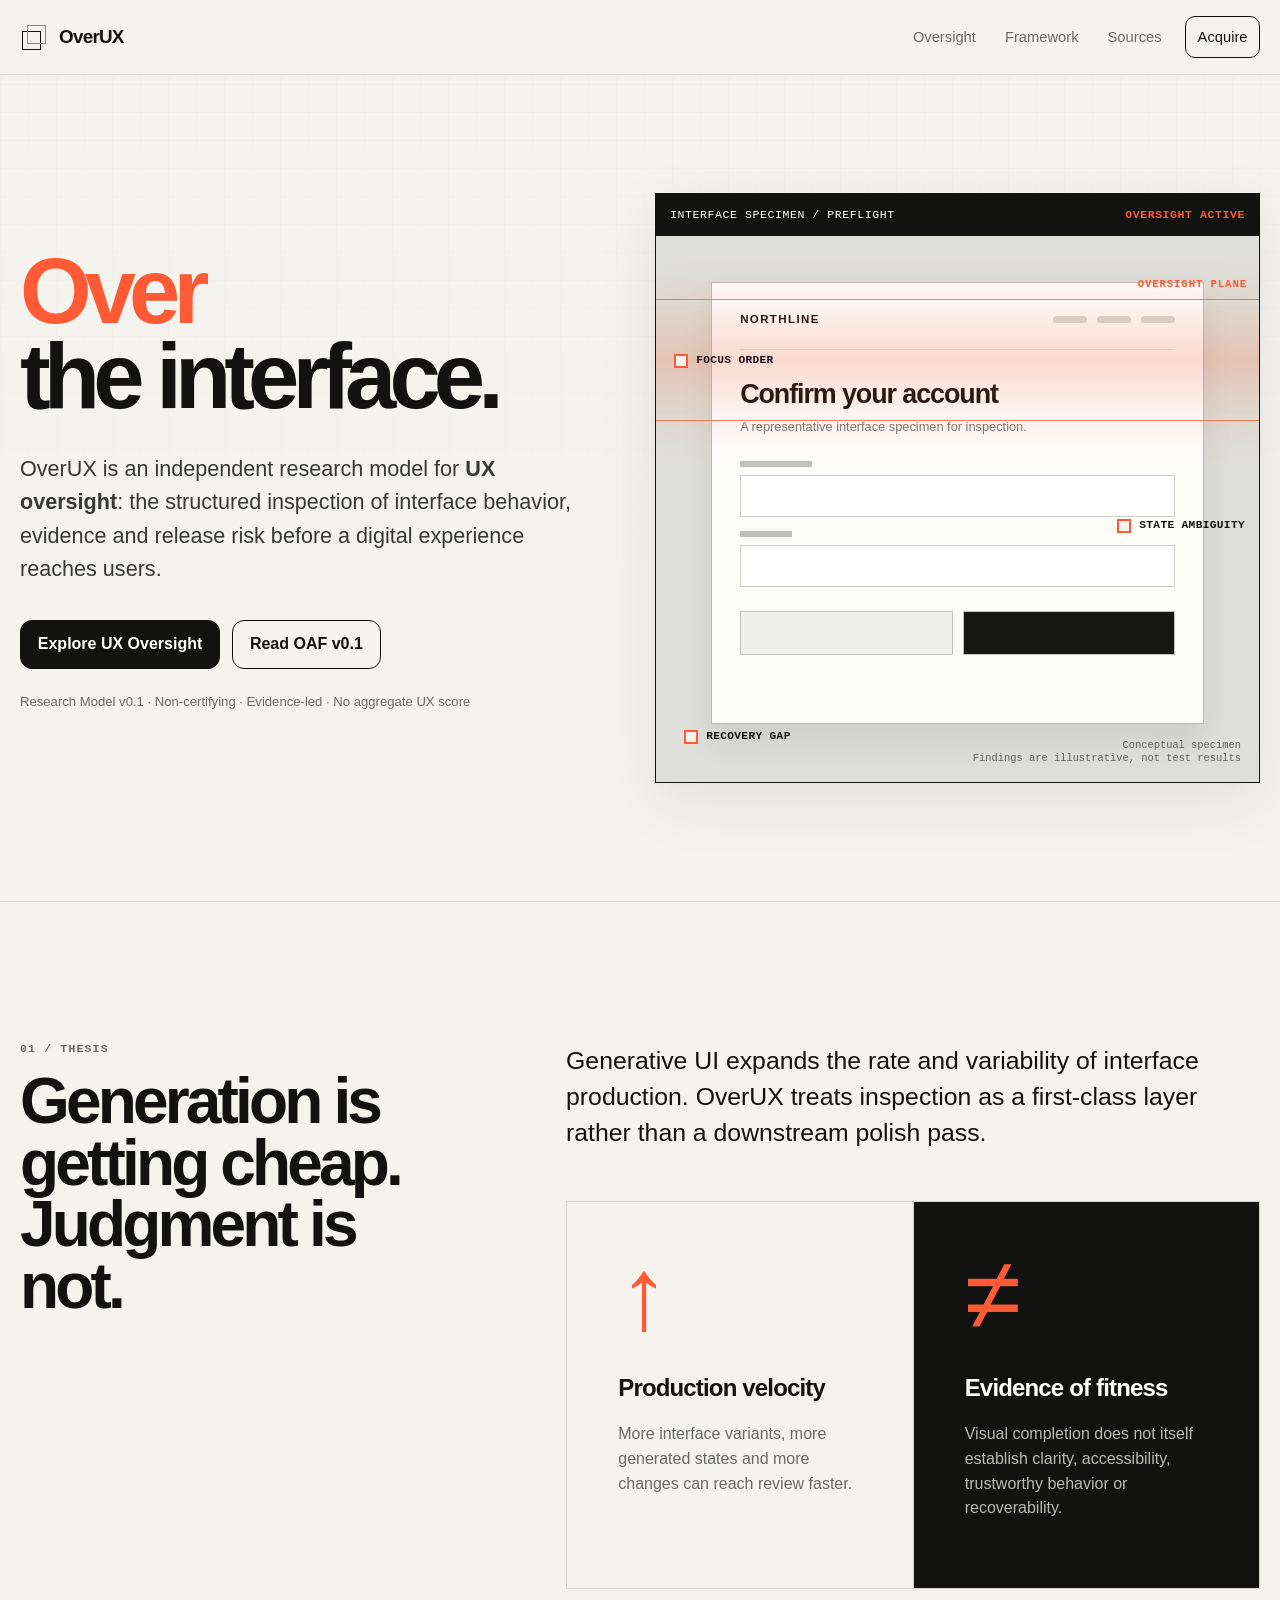
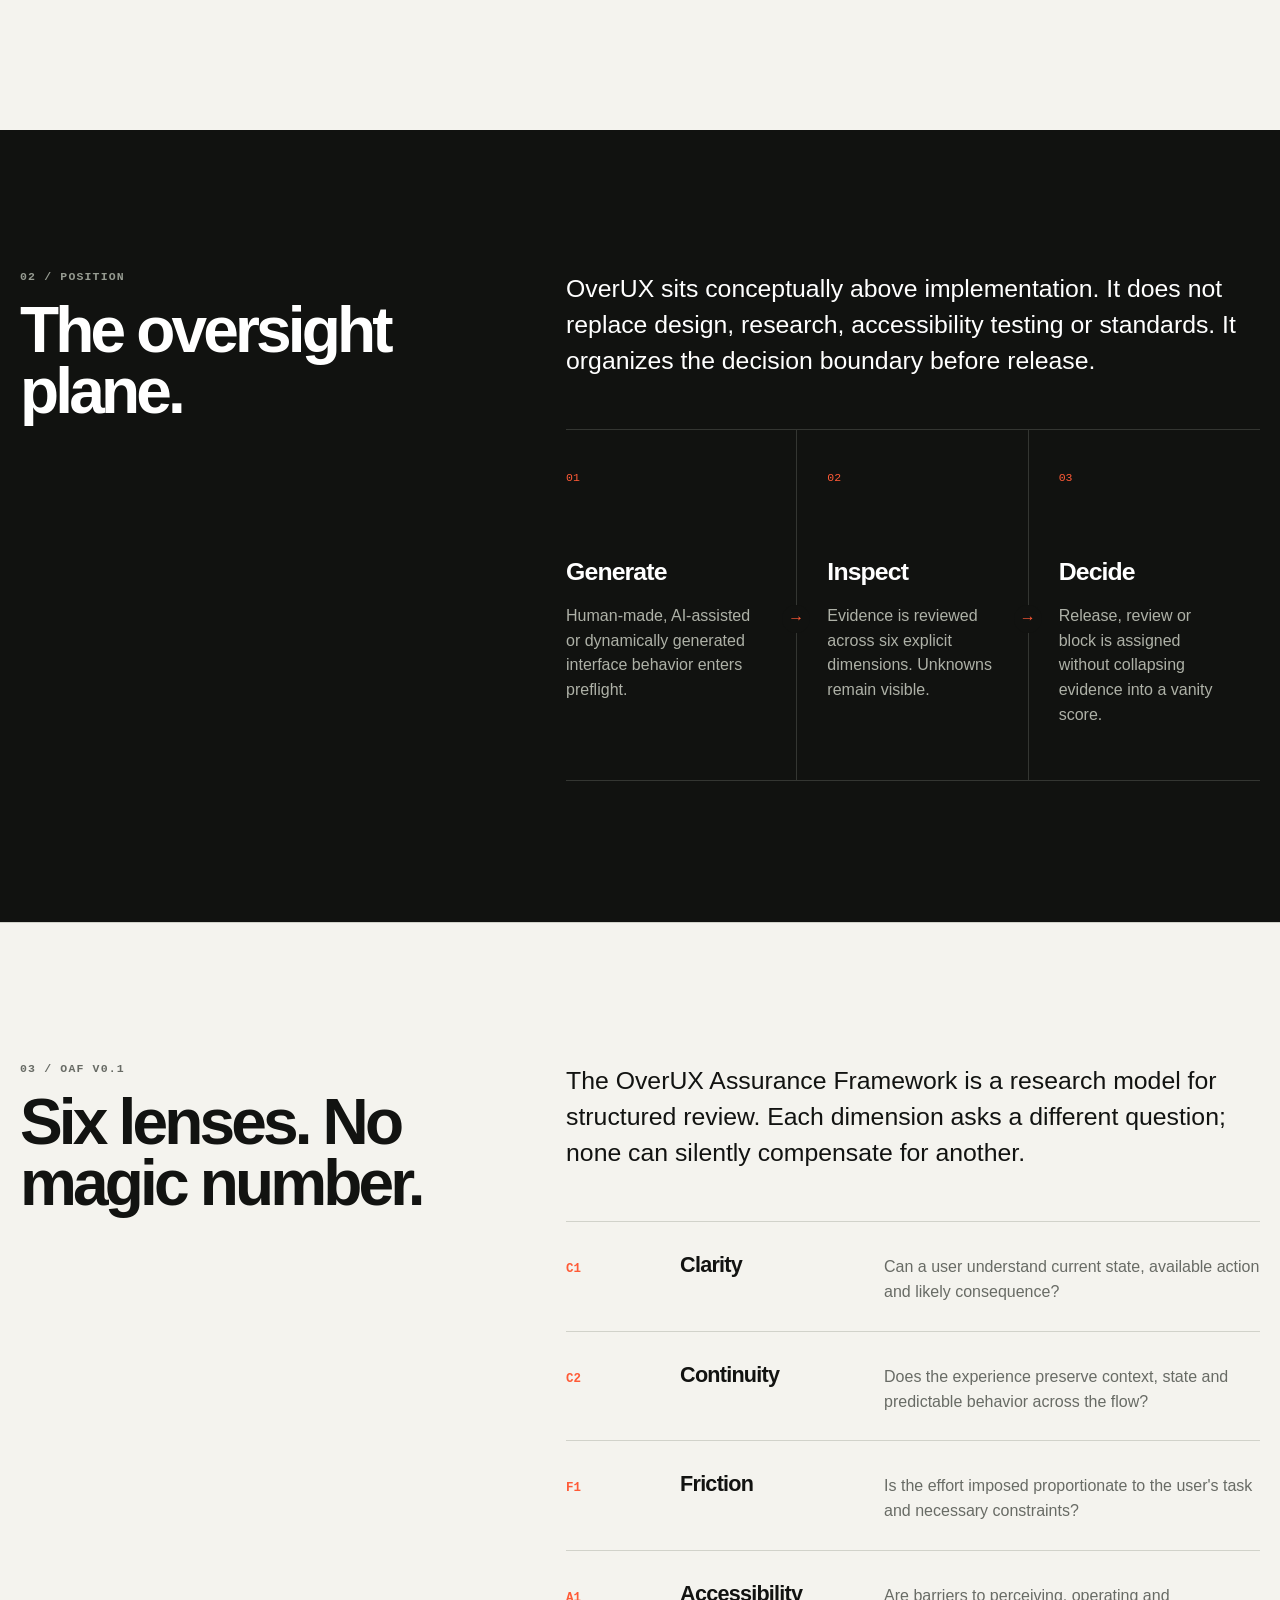
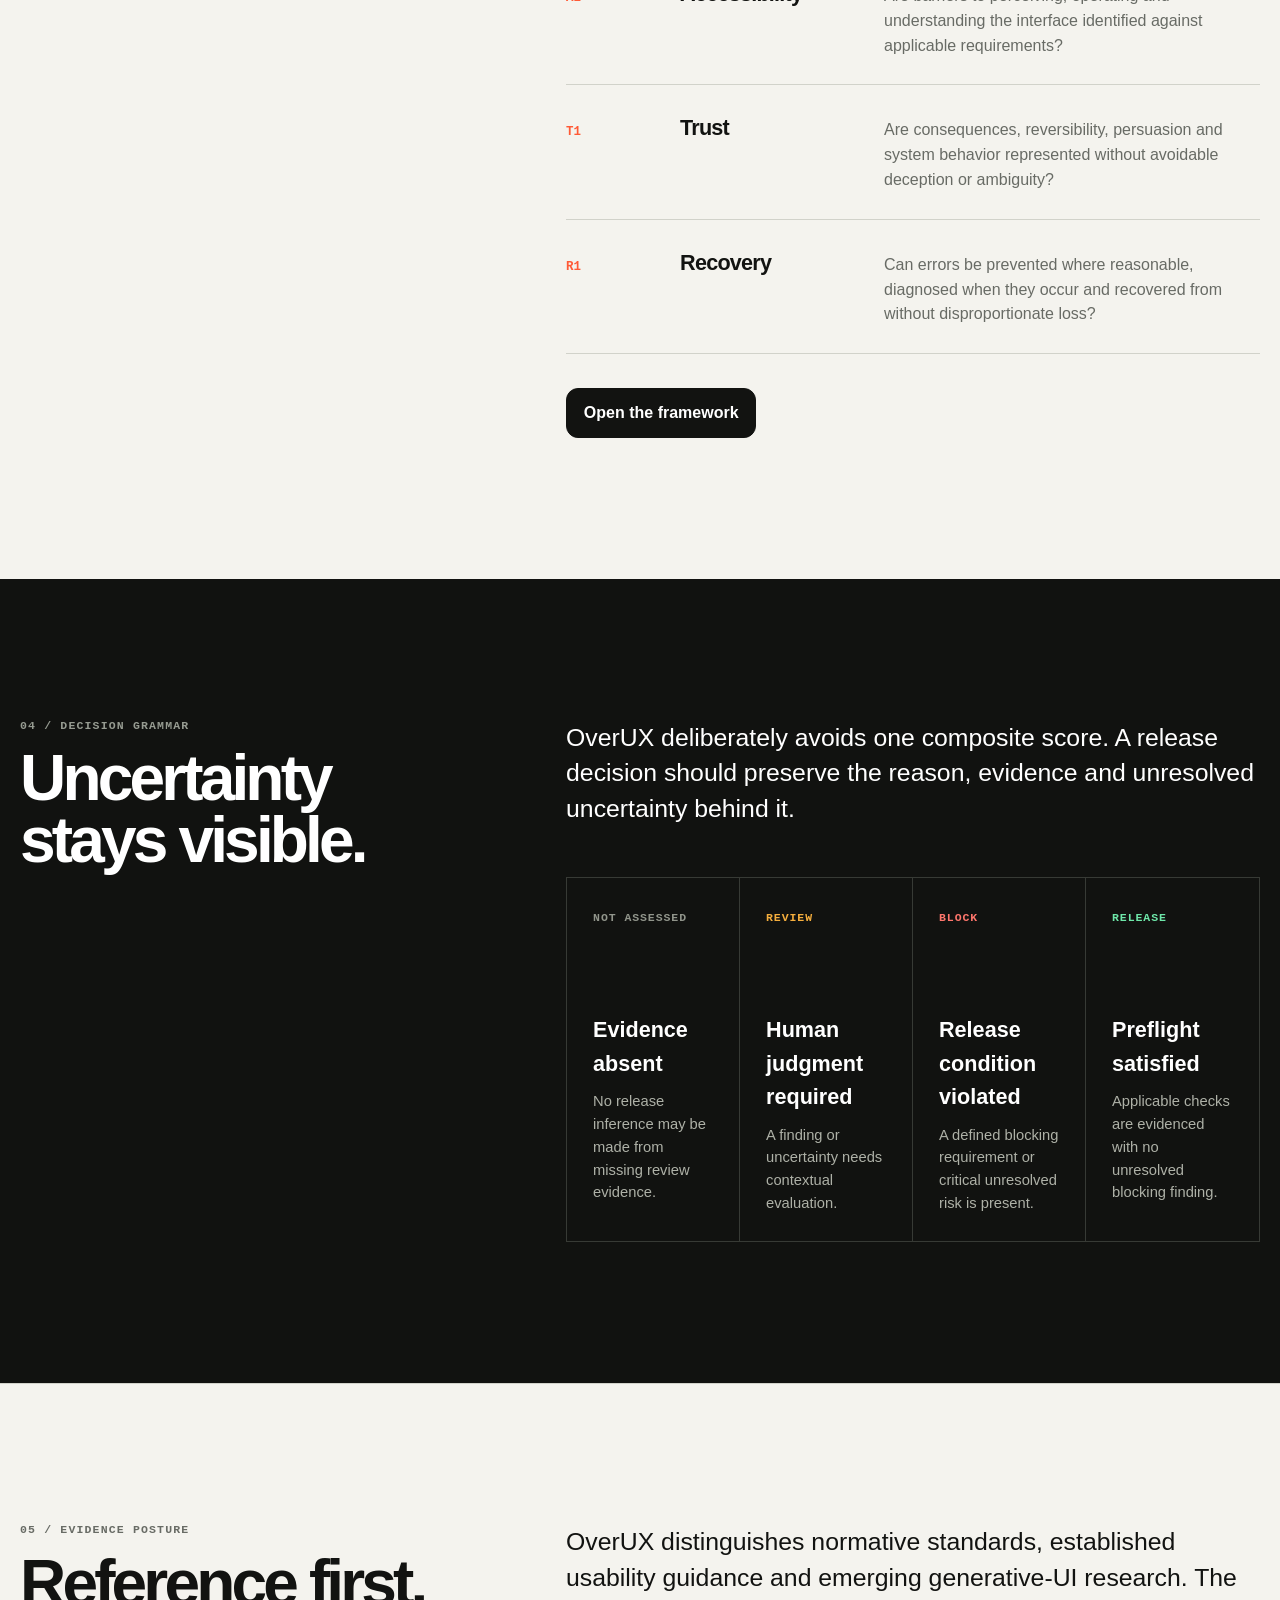
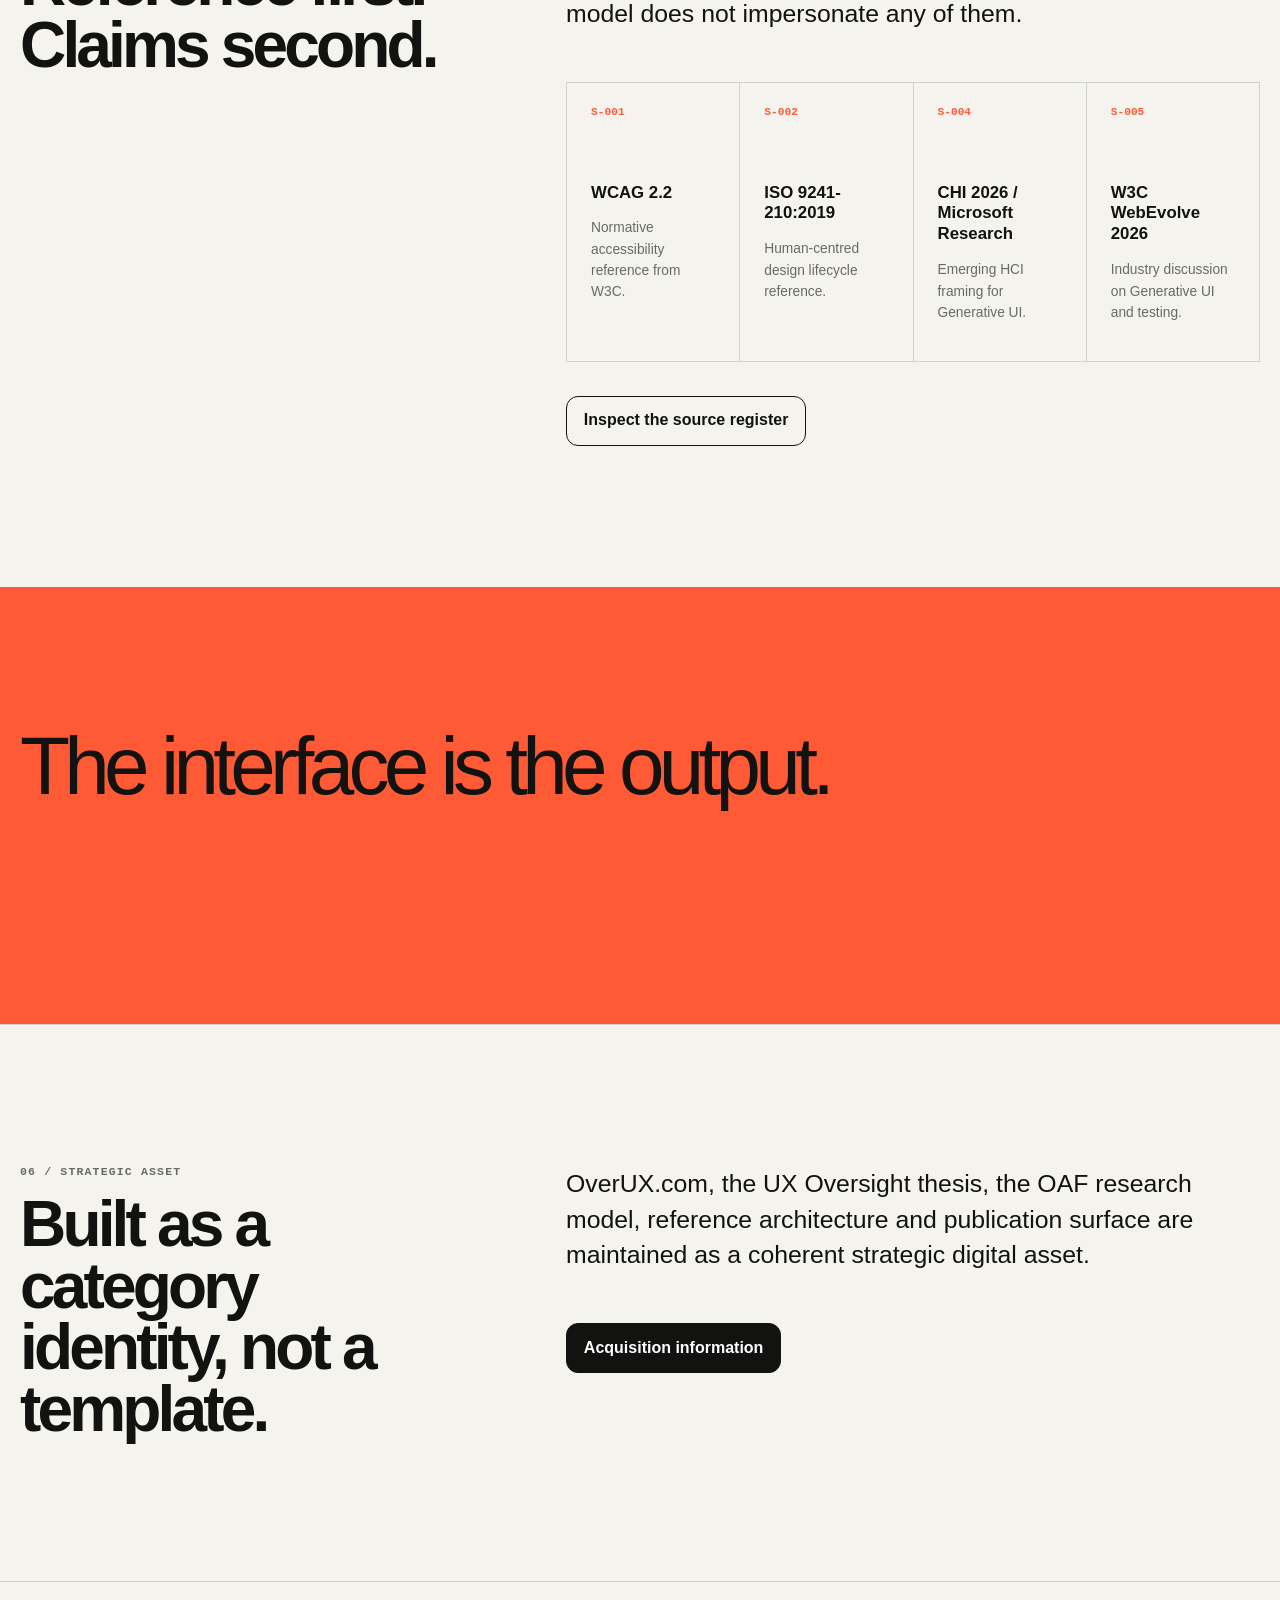
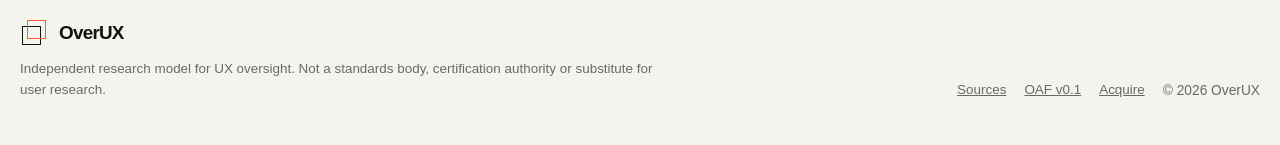
<file: index.html>
<!doctype html>
<html lang="en">
<head>
  <meta charset="utf-8">
  <meta name="viewport" content="width=device-width, initial-scale=1">
  <title>OverUX — The Oversight Layer for User Experience</title>
  <meta name="description" content="OverUX is an independent research model for UX oversight: structured inspection of interface behavior, evidence and release risk before digital experiences reach users.">
  <link rel="canonical" href="https://overux.com/">
  <meta name="theme-color" content="#f4f3ee">
  <meta property="og:type" content="website">
  <meta property="og:title" content="OverUX — The Oversight Layer for User Experience">
  <meta property="og:description" content="When interface generation accelerates, judgment becomes infrastructure.">
  <meta property="og:url" content="https://overux.com/">
  <meta property="og:image" content="https://overux.com/assets/og.png">
  <meta name="twitter:card" content="summary_large_image">
  <meta name="twitter:title" content="OverUX — The Oversight Layer for User Experience">
  <meta name="twitter:description" content="When interface generation accelerates, judgment becomes infrastructure.">
  <meta name="twitter:image" content="https://overux.com/assets/og.png">
  <link rel="icon" href="/assets/favicon.svg" type="image/svg+xml">
  <link rel="manifest" href="/manifest.webmanifest">
  <link rel="stylesheet" href="/assets/styles.css">
  <script type="application/ld+json">{"@context":"https://schema.org","@type":"WebSite","name":"OverUX","url":"https://overux.com/","description":"Independent research model for UX oversight and experience assurance."}</script>
</head>
<body>
<a class="skip-link" href="#main">Skip to content</a>
<header class="site-header">
  <nav class="nav" aria-label="Primary">
    <a class="brand" href="/"><span class="brand-mark" aria-hidden="true"></span><span>OverUX</span></a>
    <button class="nav-toggle" type="button" aria-expanded="false" aria-controls="nav-links">Menu</button>
    <div class="nav-links" id="nav-links">
      <a href="/oversight/">Oversight</a><a href="/framework/">Framework</a><a href="/sources/">Sources</a><a class="nav-cta" href="/acquire/">Acquire</a>
    </div>
  </nav>
</header>
<main id="main">
  <div class="wrap">
    <section class="hero">
      <div class="hero-copy">
        <h1><span class="overline">Over</span>the interface.</h1>
        <p class="hero-lead">OverUX is an independent research model for <strong>UX oversight</strong>: the structured inspection of interface behavior, evidence and release risk before a digital experience reaches users.</p>
        <div class="hero-actions">
          <a class="button primary" href="/oversight/">Explore UX Oversight</a>
          <a class="button ghost" href="/framework/">Read OAF v0.1</a>
        </div>
        <p class="hero-note">Research Model v0.1 · Non-certifying · Evidence-led · No aggregate UX score</p>
      </div>
      <div class="oversight-stage" aria-label="Conceptual UX oversight instrument showing an interface specimen under inspection">
        <div class="stage-topbar"><span>Interface specimen / preflight</span><strong>Oversight active</strong></div>
        <div class="specimen" aria-hidden="true">
          <div class="specimen-nav"><span class="specimen-logo">Northline</span><div class="specimen-dots"><span></span><span></span><span></span></div></div>
          <h2 class="specimen-title">Confirm your account</h2>
          <p class="specimen-sub">A representative interface specimen for inspection.</p>
          <div class="specimen-field"><div class="specimen-label"></div><div class="specimen-input"></div></div>
          <div class="specimen-field"><div class="specimen-label" style="width:52px"></div><div class="specimen-input"></div></div>
          <div class="specimen-actions"><div class="specimen-btn"></div><div class="specimen-btn primary"></div></div>
        </div>
        <div class="scan-plane" aria-hidden="true"></div>
        <div class="finding one">Focus order</div>
        <div class="finding two">State ambiguity</div>
        <div class="finding three">Recovery gap</div>
        <div class="stage-legend">Conceptual specimen<br>Findings are illustrative, not test results</div>
      </div>
    </section>
  </div>

  <section class="section">
    <div class="wrap">
      <div class="section-grid">
        <div><div class="section-kicker">01 / Thesis</div><h2>Generation is getting cheap. Judgment is not.</h2></div>
        <div>
          <p class="section-intro">Generative UI expands the rate and variability of interface production. OverUX treats inspection as a first-class layer rather than a downstream polish pass.</p>
          <div class="problem-pair">
            <div class="problem-panel"><div class="big-number">↑</div><h3>Production velocity</h3><p>More interface variants, more generated states and more changes can reach review faster.</p></div>
            <div class="problem-panel"><div class="big-number">≠</div><h3>Evidence of fitness</h3><p>Visual completion does not itself establish clarity, accessibility, trustworthy behavior or recoverability.</p></div>
          </div>
        </div>
      </div>
    </div>
  </section>

  <section class="section dark">
    <div class="wrap">
      <div class="section-grid">
        <div><div class="section-kicker">02 / Position</div><h2>The oversight plane.</h2></div>
        <div>
          <p class="section-intro">OverUX sits conceptually above implementation. It does not replace design, research, accessibility testing or standards. It organizes the decision boundary before release.</p>
          <div class="pipeline" aria-label="Generate, inspect, release pipeline">
            <div class="pipeline-step"><div class="index">01</div><h3>Generate</h3><p>Human-made, AI-assisted or dynamically generated interface behavior enters preflight.</p></div>
            <div class="pipeline-step"><div class="index">02</div><h3>Inspect</h3><p>Evidence is reviewed across six explicit dimensions. Unknowns remain visible.</p></div>
            <div class="pipeline-step"><div class="index">03</div><h3>Decide</h3><p>Release, review or block is assigned without collapsing evidence into a vanity score.</p></div>
          </div>
        </div>
      </div>
    </div>
  </section>

  <section class="section">
    <div class="wrap">
      <div class="section-grid">
        <div><div class="section-kicker">03 / OAF v0.1</div><h2>Six lenses. No magic number.</h2></div>
        <div>
          <p class="section-intro">The OverUX Assurance Framework is a research model for structured review. Each dimension asks a different question; none can silently compensate for another.</p>
          <div class="dimension-list">
            <div class="dimension-row"><div class="dimension-code">C1</div><h3>Clarity</h3><p>Can a user understand current state, available action and likely consequence?</p></div>
            <div class="dimension-row"><div class="dimension-code">C2</div><h3>Continuity</h3><p>Does the experience preserve context, state and predictable behavior across the flow?</p></div>
            <div class="dimension-row"><div class="dimension-code">F1</div><h3>Friction</h3><p>Is the effort imposed proportionate to the user's task and necessary constraints?</p></div>
            <div class="dimension-row"><div class="dimension-code">A1</div><h3>Accessibility</h3><p>Are barriers to perceiving, operating and understanding the interface identified against applicable requirements?</p></div>
            <div class="dimension-row"><div class="dimension-code">T1</div><h3>Trust</h3><p>Are consequences, reversibility, persuasion and system behavior represented without avoidable deception or ambiguity?</p></div>
            <div class="dimension-row"><div class="dimension-code">R1</div><h3>Recovery</h3><p>Can errors be prevented where reasonable, diagnosed when they occur and recovered from without disproportionate loss?</p></div>
          </div>
          <div class="hero-actions"><a class="button primary" href="/framework/">Open the framework</a></div>
        </div>
      </div>
    </div>
  </section>

  <section class="section dark">
    <div class="wrap">
      <div class="section-grid">
        <div><div class="section-kicker">04 / Decision grammar</div><h2>Uncertainty stays visible.</h2></div>
        <div>
          <p class="section-intro">OverUX deliberately avoids one composite score. A release decision should preserve the reason, evidence and unresolved uncertainty behind it.</p>
          <div class="decision-rail">
            <div class="decision na"><b>Not assessed</b><h3>Evidence absent</h3><p>No release inference may be made from missing review evidence.</p></div>
            <div class="decision review"><b>Review</b><h3>Human judgment required</h3><p>A finding or uncertainty needs contextual evaluation.</p></div>
            <div class="decision block"><b>Block</b><h3>Release condition violated</h3><p>A defined blocking requirement or critical unresolved risk is present.</p></div>
            <div class="decision release"><b>Release</b><h3>Preflight satisfied</h3><p>Applicable checks are evidenced with no unresolved blocking finding.</p></div>
          </div>
        </div>
      </div>
    </div>
  </section>

  <section class="section">
    <div class="wrap">
      <div class="section-grid">
        <div><div class="section-kicker">05 / Evidence posture</div><h2>Reference first. Claims second.</h2></div>
        <div>
          <p class="section-intro">OverUX distinguishes normative standards, established usability guidance and emerging generative-UI research. The model does not impersonate any of them.</p>
          <div class="source-strip">
            <div class="source-cell"><div class="source-id">S-001</div><h3>WCAG 2.2</h3><p>Normative accessibility reference from W3C.</p></div>
            <div class="source-cell"><div class="source-id">S-002</div><h3>ISO 9241-210:2019</h3><p>Human-centred design lifecycle reference.</p></div>
            <div class="source-cell"><div class="source-id">S-004</div><h3>CHI 2026 / Microsoft Research</h3><p>Emerging HCI framing for Generative UI.</p></div>
            <div class="source-cell"><div class="source-id">S-005</div><h3>W3C WebEvolve 2026</h3><p>Industry discussion on Generative UI and testing.</p></div>
          </div>
          <div class="hero-actions"><a class="button ghost" href="/sources/">Inspect the source register</a></div>
        </div>
      </div>
    </div>
  </section>

  <section class="section signal-band">
    <div class="wrap"><p class="statement">The interface is the output. <em>Oversight is the decision layer above it.</em></p></div>
  </section>

  <section class="section">
    <div class="wrap">
      <div class="section-grid">
        <div><div class="section-kicker">06 / Strategic asset</div><h2>Built as a category identity, not a template.</h2></div>
        <div><p class="section-intro">OverUX.com, the UX Oversight thesis, the OAF research model, reference architecture and publication surface are maintained as a coherent strategic digital asset.</p><div class="hero-actions"><a class="button primary" href="/acquire/">Acquisition information</a></div></div>
      </div>
    </div>
  </section>
</main>
<footer class="site-footer"><div class="wrap footer-grid"><div><a class="brand" href="/"><span class="brand-mark" aria-hidden="true"></span><span>OverUX</span></a><p>Independent research model for UX oversight. Not a standards body, certification authority or substitute for user research.</p></div><div class="footer-links"><a href="/sources/">Sources</a><a href="/framework/">OAF v0.1</a><a href="/acquire/">Acquire</a><span class="small">© <span data-year></span> OverUX</span></div></div></footer>
<script src="/assets/app.js" defer></script>
</body>
</html>
</file>
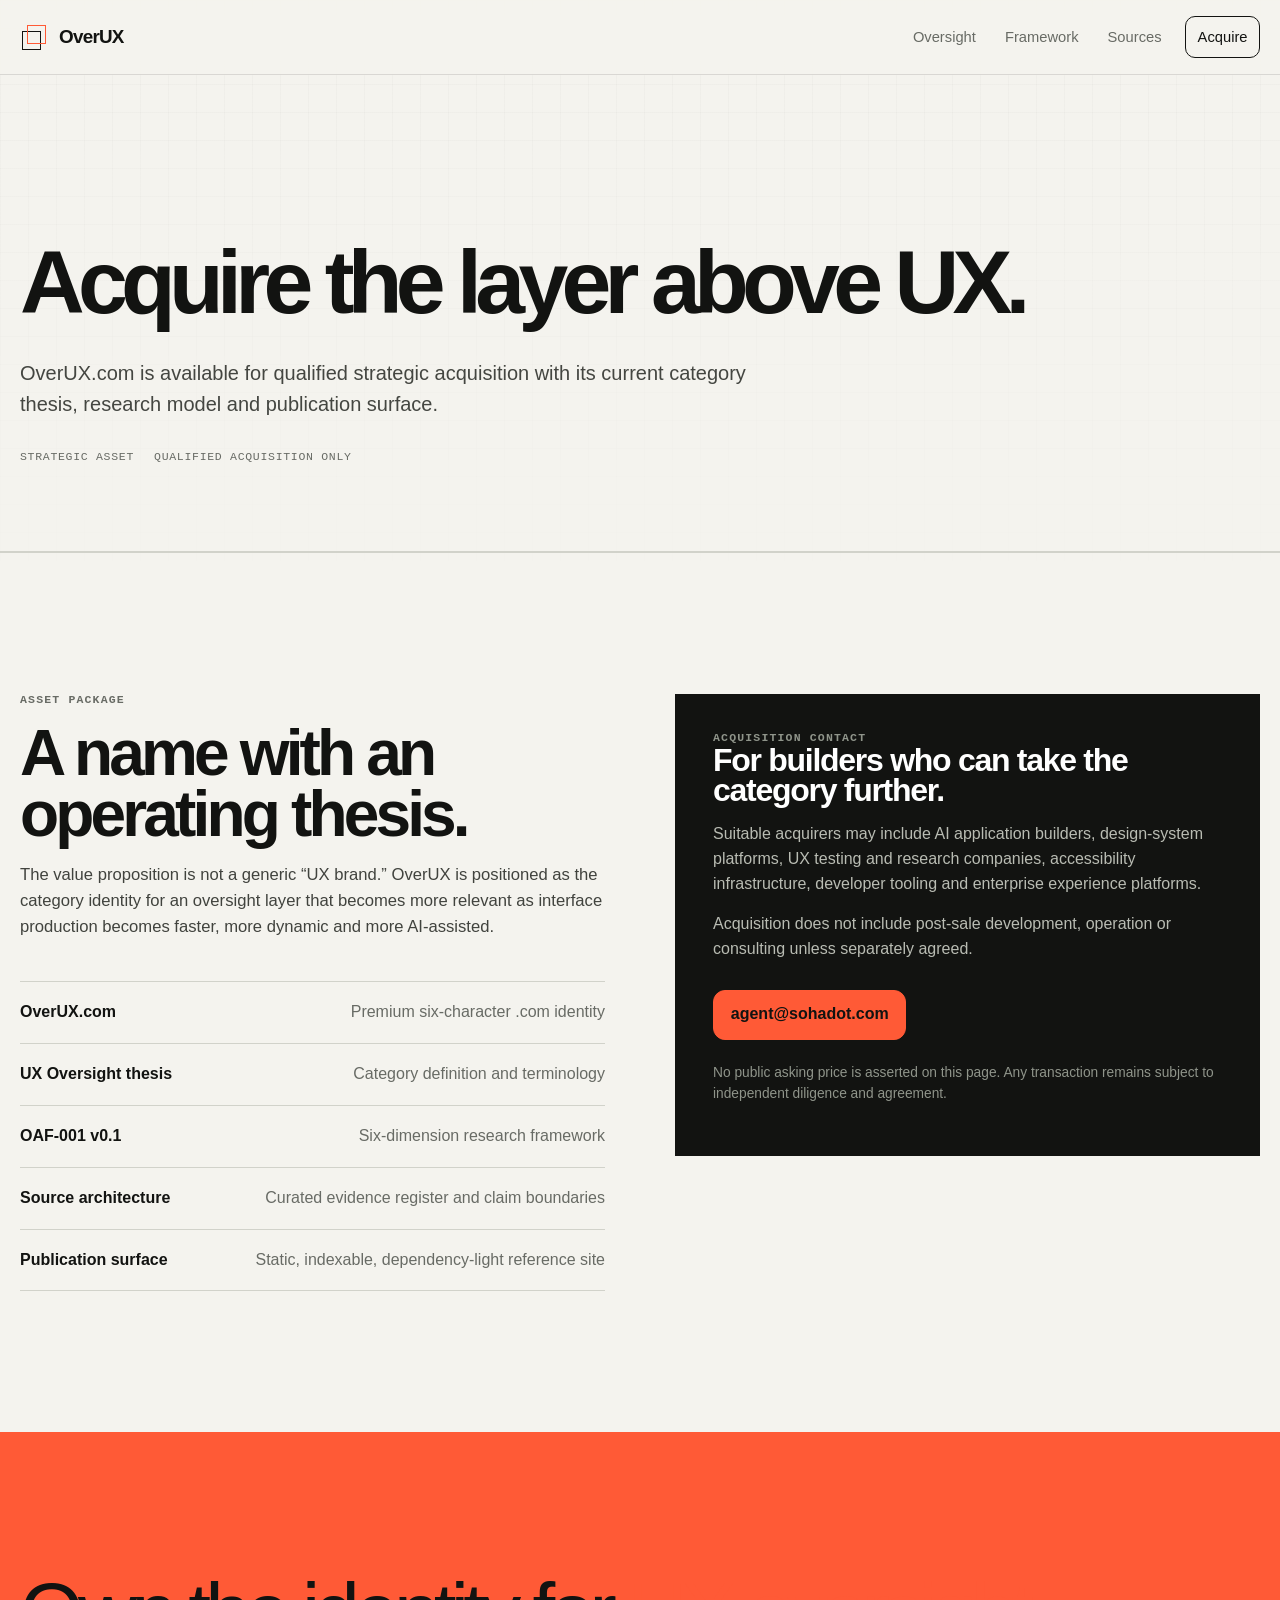
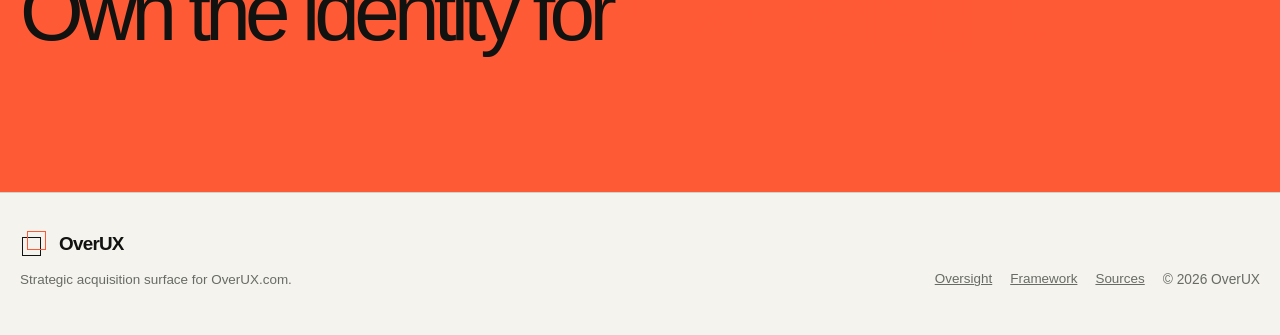
<file: acquire/index.html>
<!doctype html>
<html lang="en"><head>
<meta charset="utf-8"><meta name="viewport" content="width=device-width, initial-scale=1">
<title>Acquire OverUX.com — Strategic Acquisition</title><meta name="description" content="Qualified acquisition information for OverUX.com and its accompanying UX Oversight thesis, research framework and publication surface.">
<link rel="canonical" href="https://overux.com/acquire/"><meta property="og:title" content="Acquire OverUX.com"><meta property="og:description" content="Acquire the identity for the oversight layer above interface production."><meta property="og:image" content="https://overux.com/assets/og.png"><meta name="twitter:card" content="summary_large_image"><link rel="icon" href="/assets/favicon.svg" type="image/svg+xml"><link rel="stylesheet" href="/assets/styles.css">
</head><body>
<a class="skip-link" href="#main">Skip to content</a><header class="site-header"><nav class="nav" aria-label="Primary"><a class="brand" href="/"><span class="brand-mark"></span><span>OverUX</span></a><button class="nav-toggle" type="button" aria-expanded="false" aria-controls="nav-links">Menu</button><div class="nav-links" id="nav-links"><a href="/oversight/">Oversight</a><a href="/framework/">Framework</a><a href="/sources/">Sources</a><a class="nav-cta" href="/acquire/">Acquire</a></div></nav></header>
<main id="main"><section class="page-hero"><div class="wrap"><h1>Acquire the layer above UX.</h1><p>OverUX.com is available for qualified strategic acquisition with its current category thesis, research model and publication surface.</p><div class="meta-line"><span>Strategic asset</span><span>Qualified acquisition only</span></div></div></section>
<section class="section"><div class="wrap acquire-grid"><div><div class="section-kicker">Asset package</div><h2 style="font-size:clamp(2.6rem,5vw,4.8rem)">A name with an operating thesis.</h2><p class="section-copy">The value proposition is not a generic “UX brand.” OverUX is positioned as the category identity for an oversight layer that becomes more relevant as interface production becomes faster, more dynamic and more AI-assisted.</p><div class="asset-stack" style="margin-top:42px"><div class="asset-row"><span>OverUX.com</span><span>Premium six-character .com identity</span></div><div class="asset-row"><span>UX Oversight thesis</span><span>Category definition and terminology</span></div><div class="asset-row"><span>OAF-001 v0.1</span><span>Six-dimension research framework</span></div><div class="asset-row"><span>Source architecture</span><span>Curated evidence register and claim boundaries</span></div><div class="asset-row"><span>Publication surface</span><span>Static, indexable, dependency-light reference site</span></div></div></div>
<div class="contact-panel"><div class="section-kicker" style="color:#8f948a">Acquisition contact</div><h2>For builders who can take the category further.</h2><p>Suitable acquirers may include AI application builders, design-system platforms, UX testing and research companies, accessibility infrastructure, developer tooling and enterprise experience platforms.</p><p>Acquisition does not include post-sale development, operation or consulting unless separately agreed.</p><a class="button" href="mailto:agent@sohadot.com?subject=OverUX.com%20acquisition%20inquiry">agent@sohadot.com</a><p class="small" style="margin-top:22px;color:#8f948a">No public asking price is asserted on this page. Any transaction remains subject to independent diligence and agreement.</p></div></div></section>
<section class="section signal-band"><div class="wrap"><p class="statement">Own the identity for <em>UX oversight.</em></p></div></section>
</main><footer class="site-footer"><div class="wrap footer-grid"><div><a class="brand" href="/"><span class="brand-mark"></span><span>OverUX</span></a><p>Strategic acquisition surface for OverUX.com.</p></div><div class="footer-links"><a href="/oversight/">Oversight</a><a href="/framework/">Framework</a><a href="/sources/">Sources</a><span class="small">© <span data-year></span> OverUX</span></div></div></footer><script src="/assets/app.js" defer></script></body></html>
</file>
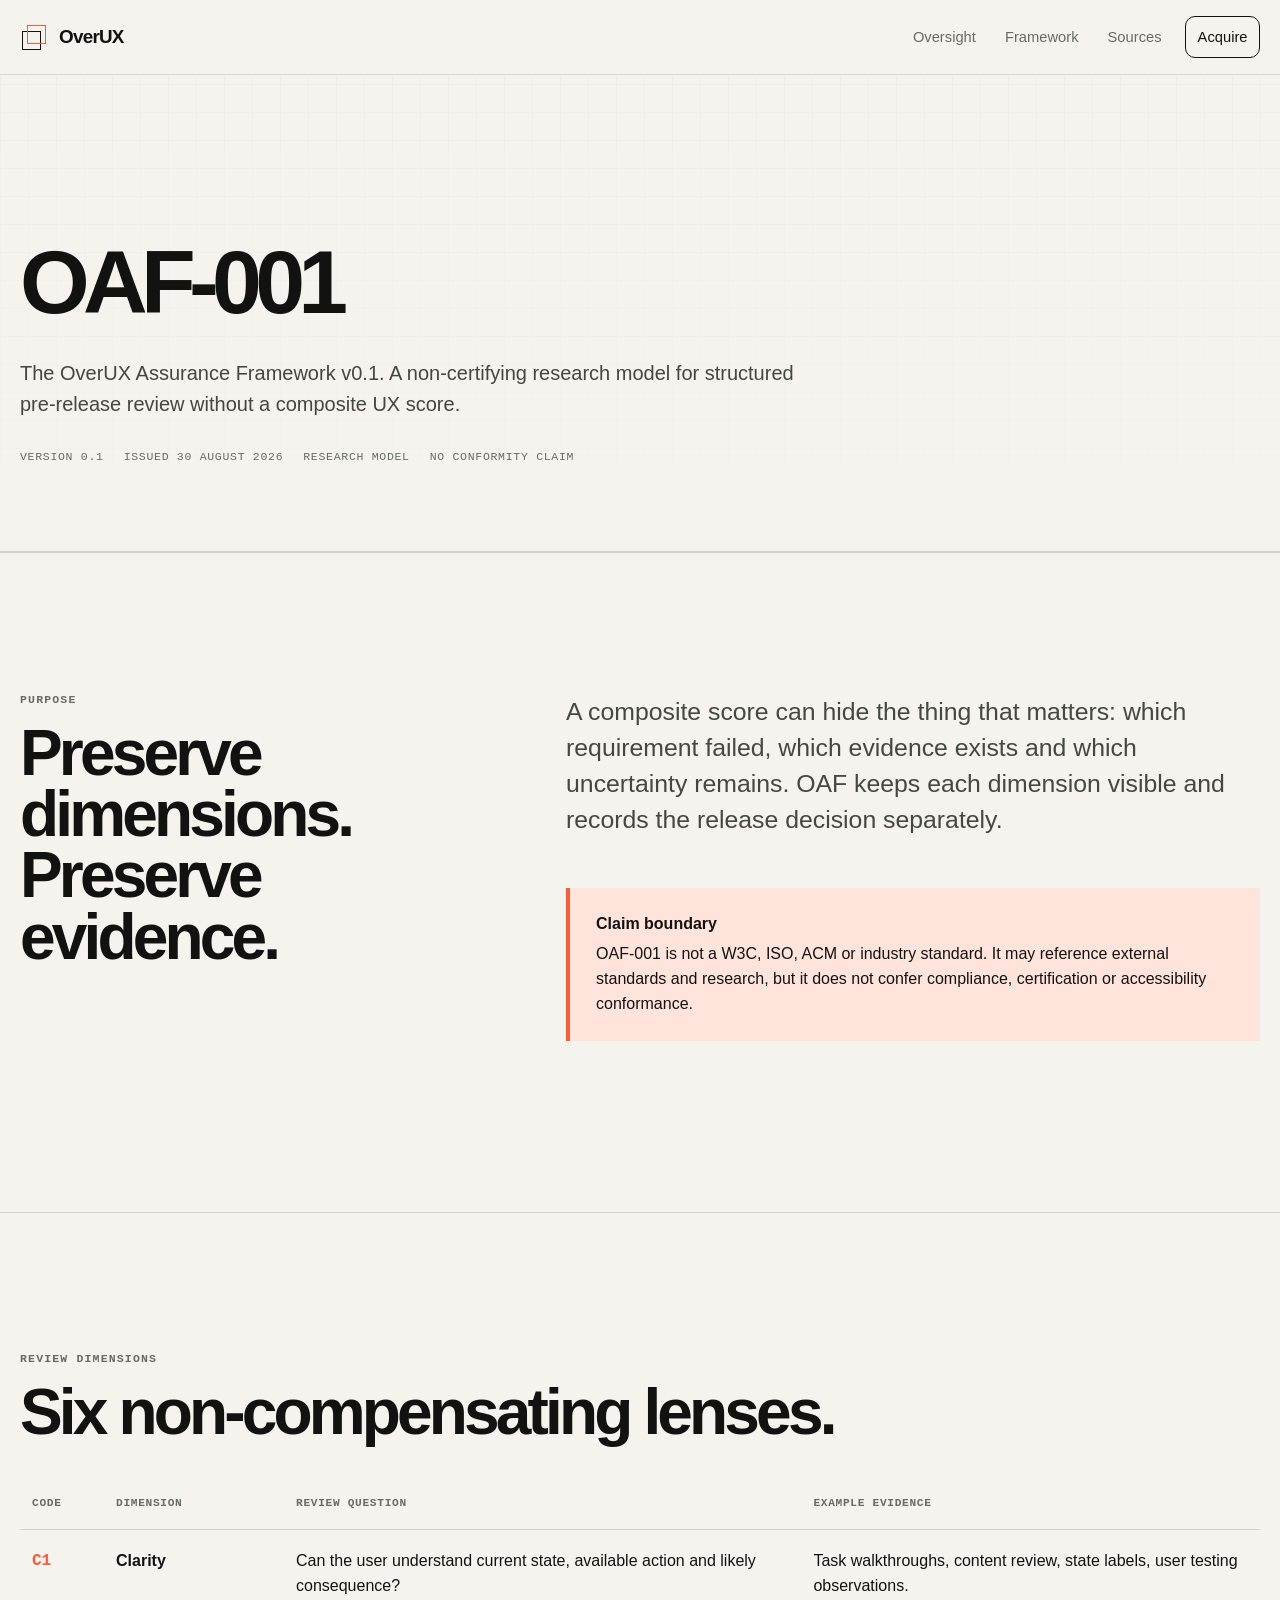
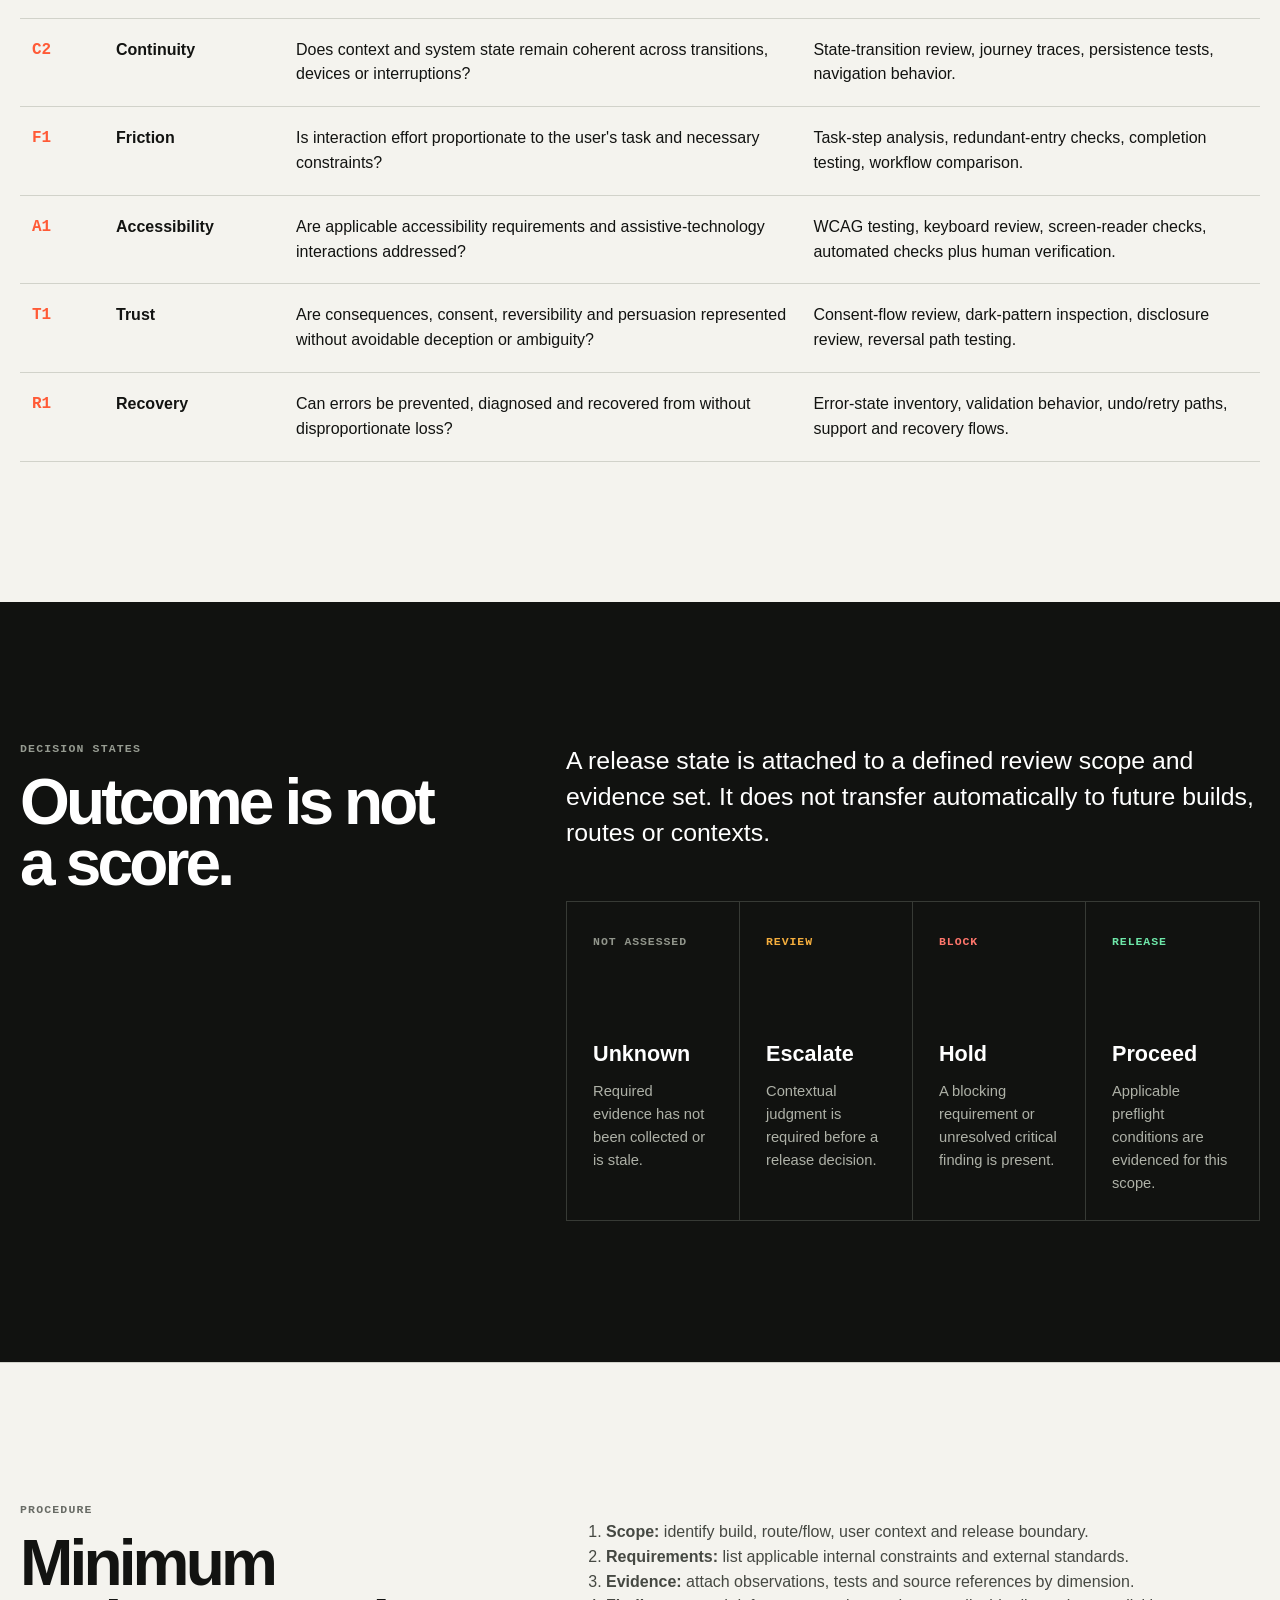
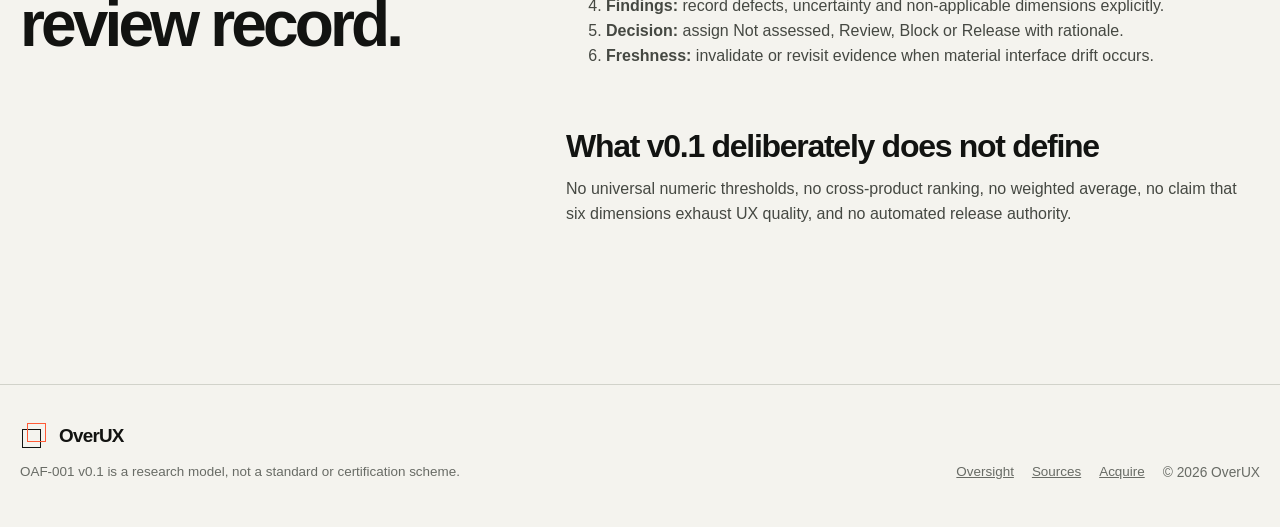
<file: framework/index.html>
<!doctype html>
<html lang="en"><head>
<meta charset="utf-8"><meta name="viewport" content="width=device-width, initial-scale=1">
<title>OverUX Assurance Framework v0.1 — OAF-001</title><meta name="description" content="OAF-001 v0.1 is the OverUX research framework for evidence-led UX oversight across six non-compensating dimensions.">
<link rel="canonical" href="https://overux.com/framework/"><meta property="og:title" content="OverUX Assurance Framework v0.1"><meta property="og:description" content="Six review dimensions. Four decision states. No aggregate UX score."><meta property="og:image" content="https://overux.com/assets/og.png"><meta name="twitter:card" content="summary_large_image"><link rel="icon" href="/assets/favicon.svg" type="image/svg+xml"><link rel="stylesheet" href="/assets/styles.css">
<script type="application/ld+json">{"@context":"https://schema.org","@type":"TechArticle","headline":"OverUX Assurance Framework v0.1","alternativeHeadline":"OAF-001","datePublished":"2026-08-30","version":"0.1","description":"Research framework for evidence-led UX oversight.","mainEntityOfPage":"https://overux.com/framework/"}</script>
</head><body>
<a class="skip-link" href="#main">Skip to content</a><header class="site-header"><nav class="nav" aria-label="Primary"><a class="brand" href="/"><span class="brand-mark"></span><span>OverUX</span></a><button class="nav-toggle" type="button" aria-expanded="false" aria-controls="nav-links">Menu</button><div class="nav-links" id="nav-links"><a href="/oversight/">Oversight</a><a href="/framework/">Framework</a><a href="/sources/">Sources</a><a class="nav-cta" href="/acquire/">Acquire</a></div></nav></header>
<main id="main">
<section class="page-hero"><div class="wrap"><h1>OAF-001</h1><p>The OverUX Assurance Framework v0.1. A non-certifying research model for structured pre-release review without a composite UX score.</p><div class="meta-line"><span>Version 0.1</span><span>Issued 30 August 2026</span><span>Research model</span><span>No conformity claim</span></div></div></section>
<section class="section"><div class="wrap"><div class="section-grid"><div><div class="section-kicker">Purpose</div><h2>Preserve dimensions. Preserve evidence.</h2></div><div class="prose"><p class="section-intro">A composite score can hide the thing that matters: which requirement failed, which evidence exists and which uncertainty remains. OAF keeps each dimension visible and records the release decision separately.</p><div class="callout"><strong>Claim boundary</strong>OAF-001 is not a W3C, ISO, ACM or industry standard. It may reference external standards and research, but it does not confer compliance, certification or accessibility conformance.</div></div></div></div></section>
<section class="section"><div class="wrap"><div class="section-kicker">Review dimensions</div><h2>Six non-compensating lenses.</h2><table class="framework-table"><thead><tr><th>Code</th><th>Dimension</th><th>Review question</th><th>Example evidence</th></tr></thead><tbody>
<tr><td>C1</td><td>Clarity</td><td>Can the user understand current state, available action and likely consequence?</td><td>Task walkthroughs, content review, state labels, user testing observations.</td></tr>
<tr><td>C2</td><td>Continuity</td><td>Does context and system state remain coherent across transitions, devices or interruptions?</td><td>State-transition review, journey traces, persistence tests, navigation behavior.</td></tr>
<tr><td>F1</td><td>Friction</td><td>Is interaction effort proportionate to the user's task and necessary constraints?</td><td>Task-step analysis, redundant-entry checks, completion testing, workflow comparison.</td></tr>
<tr><td>A1</td><td>Accessibility</td><td>Are applicable accessibility requirements and assistive-technology interactions addressed?</td><td>WCAG testing, keyboard review, screen-reader checks, automated checks plus human verification.</td></tr>
<tr><td>T1</td><td>Trust</td><td>Are consequences, consent, reversibility and persuasion represented without avoidable deception or ambiguity?</td><td>Consent-flow review, dark-pattern inspection, disclosure review, reversal path testing.</td></tr>
<tr><td>R1</td><td>Recovery</td><td>Can errors be prevented, diagnosed and recovered from without disproportionate loss?</td><td>Error-state inventory, validation behavior, undo/retry paths, support and recovery flows.</td></tr>
</tbody></table></div></section>
<section class="section dark"><div class="wrap"><div class="section-grid"><div><div class="section-kicker">Decision states</div><h2>Outcome is not a score.</h2></div><div><p class="section-intro">A release state is attached to a defined review scope and evidence set. It does not transfer automatically to future builds, routes or contexts.</p><div class="decision-rail"><div class="decision na"><b>Not assessed</b><h3>Unknown</h3><p>Required evidence has not been collected or is stale.</p></div><div class="decision review"><b>Review</b><h3>Escalate</h3><p>Contextual judgment is required before a release decision.</p></div><div class="decision block"><b>Block</b><h3>Hold</h3><p>A blocking requirement or unresolved critical finding is present.</p></div><div class="decision release"><b>Release</b><h3>Proceed</h3><p>Applicable preflight conditions are evidenced for this scope.</p></div></div></div></div></div></section>
<section class="section"><div class="wrap"><div class="section-grid"><div><div class="section-kicker">Procedure</div><h2>Minimum review record.</h2></div><div class="prose"><ol><li><strong>Scope:</strong> identify build, route/flow, user context and release boundary.</li><li><strong>Requirements:</strong> list applicable internal constraints and external standards.</li><li><strong>Evidence:</strong> attach observations, tests and source references by dimension.</li><li><strong>Findings:</strong> record defects, uncertainty and non-applicable dimensions explicitly.</li><li><strong>Decision:</strong> assign Not assessed, Review, Block or Release with rationale.</li><li><strong>Freshness:</strong> invalidate or revisit evidence when material interface drift occurs.</li></ol><h2>What v0.1 deliberately does not define</h2><p>No universal numeric thresholds, no cross-product ranking, no weighted average, no claim that six dimensions exhaust UX quality, and no automated release authority.</p></div></div></div></section>
</main><footer class="site-footer"><div class="wrap footer-grid"><div><a class="brand" href="/"><span class="brand-mark"></span><span>OverUX</span></a><p>OAF-001 v0.1 is a research model, not a standard or certification scheme.</p></div><div class="footer-links"><a href="/oversight/">Oversight</a><a href="/sources/">Sources</a><a href="/acquire/">Acquire</a><span class="small">© <span data-year></span> OverUX</span></div></div></footer><script src="/assets/app.js" defer></script></body></html>
</file>
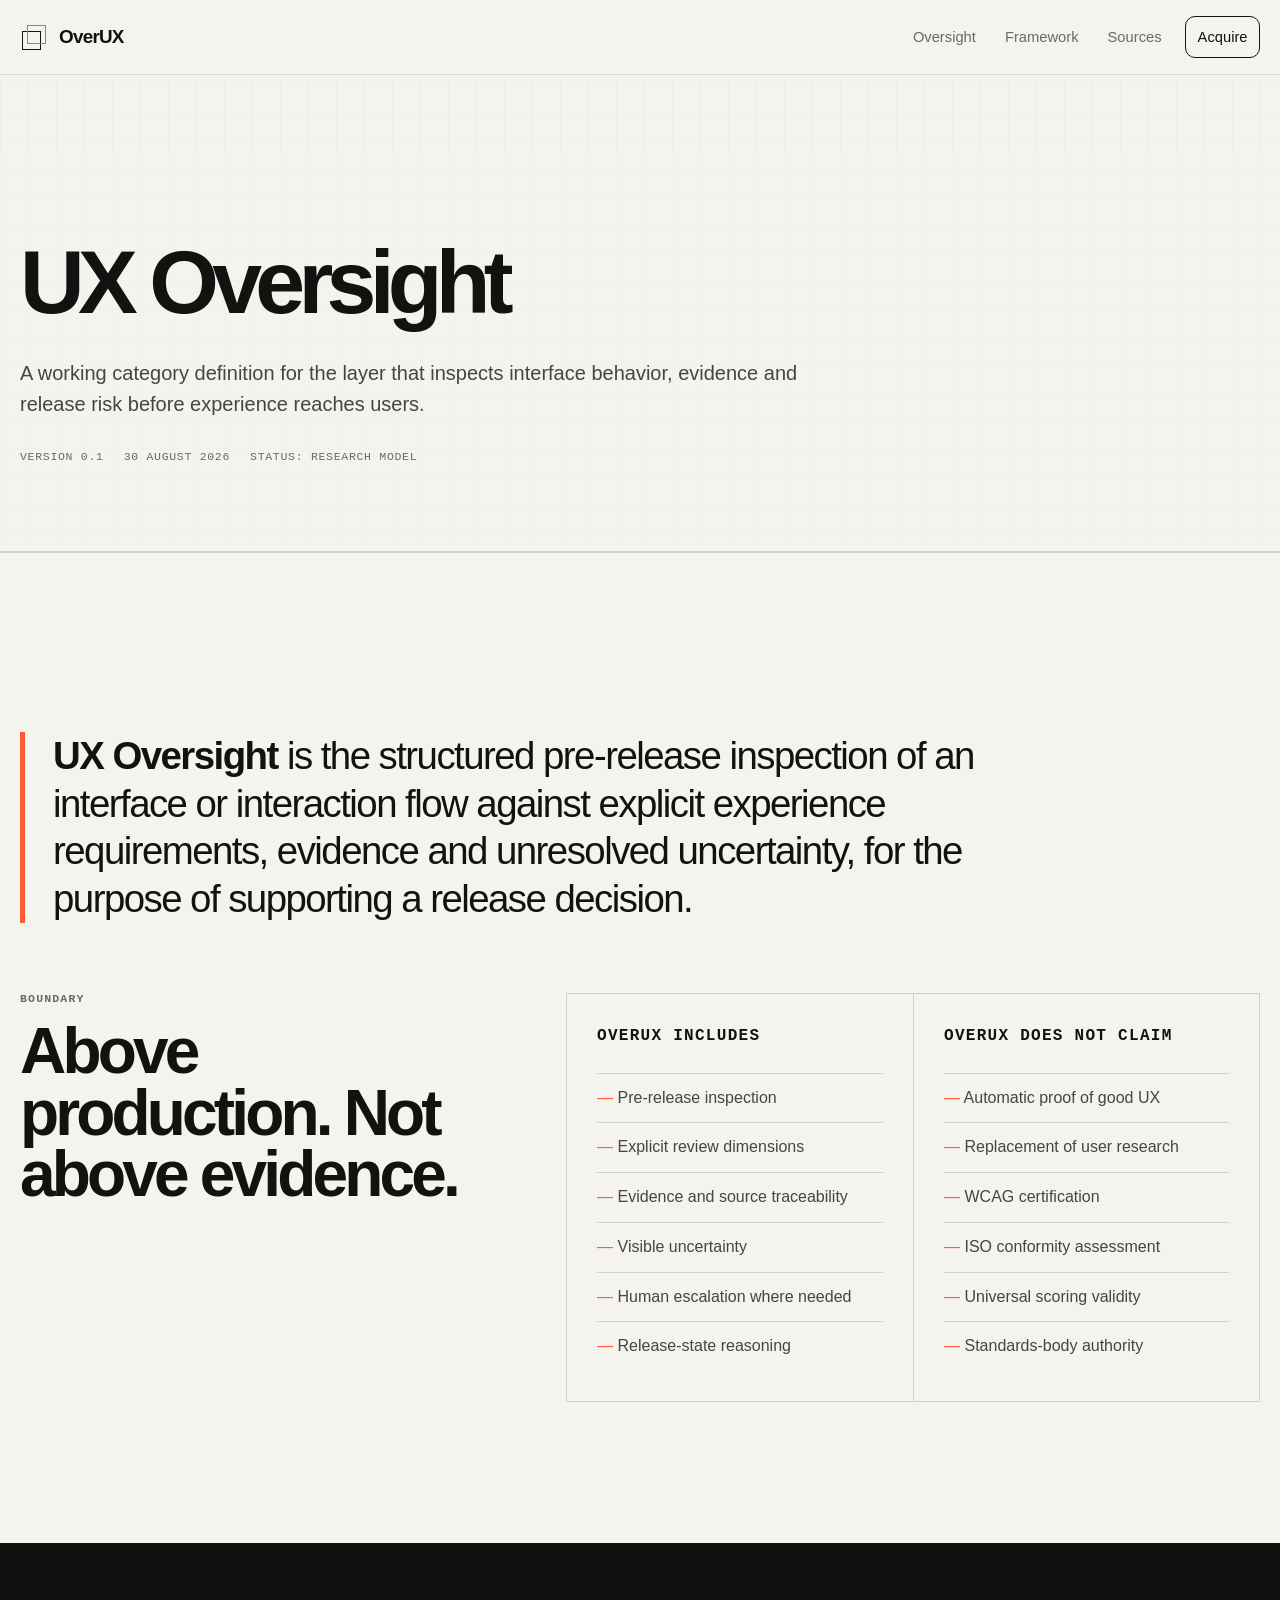
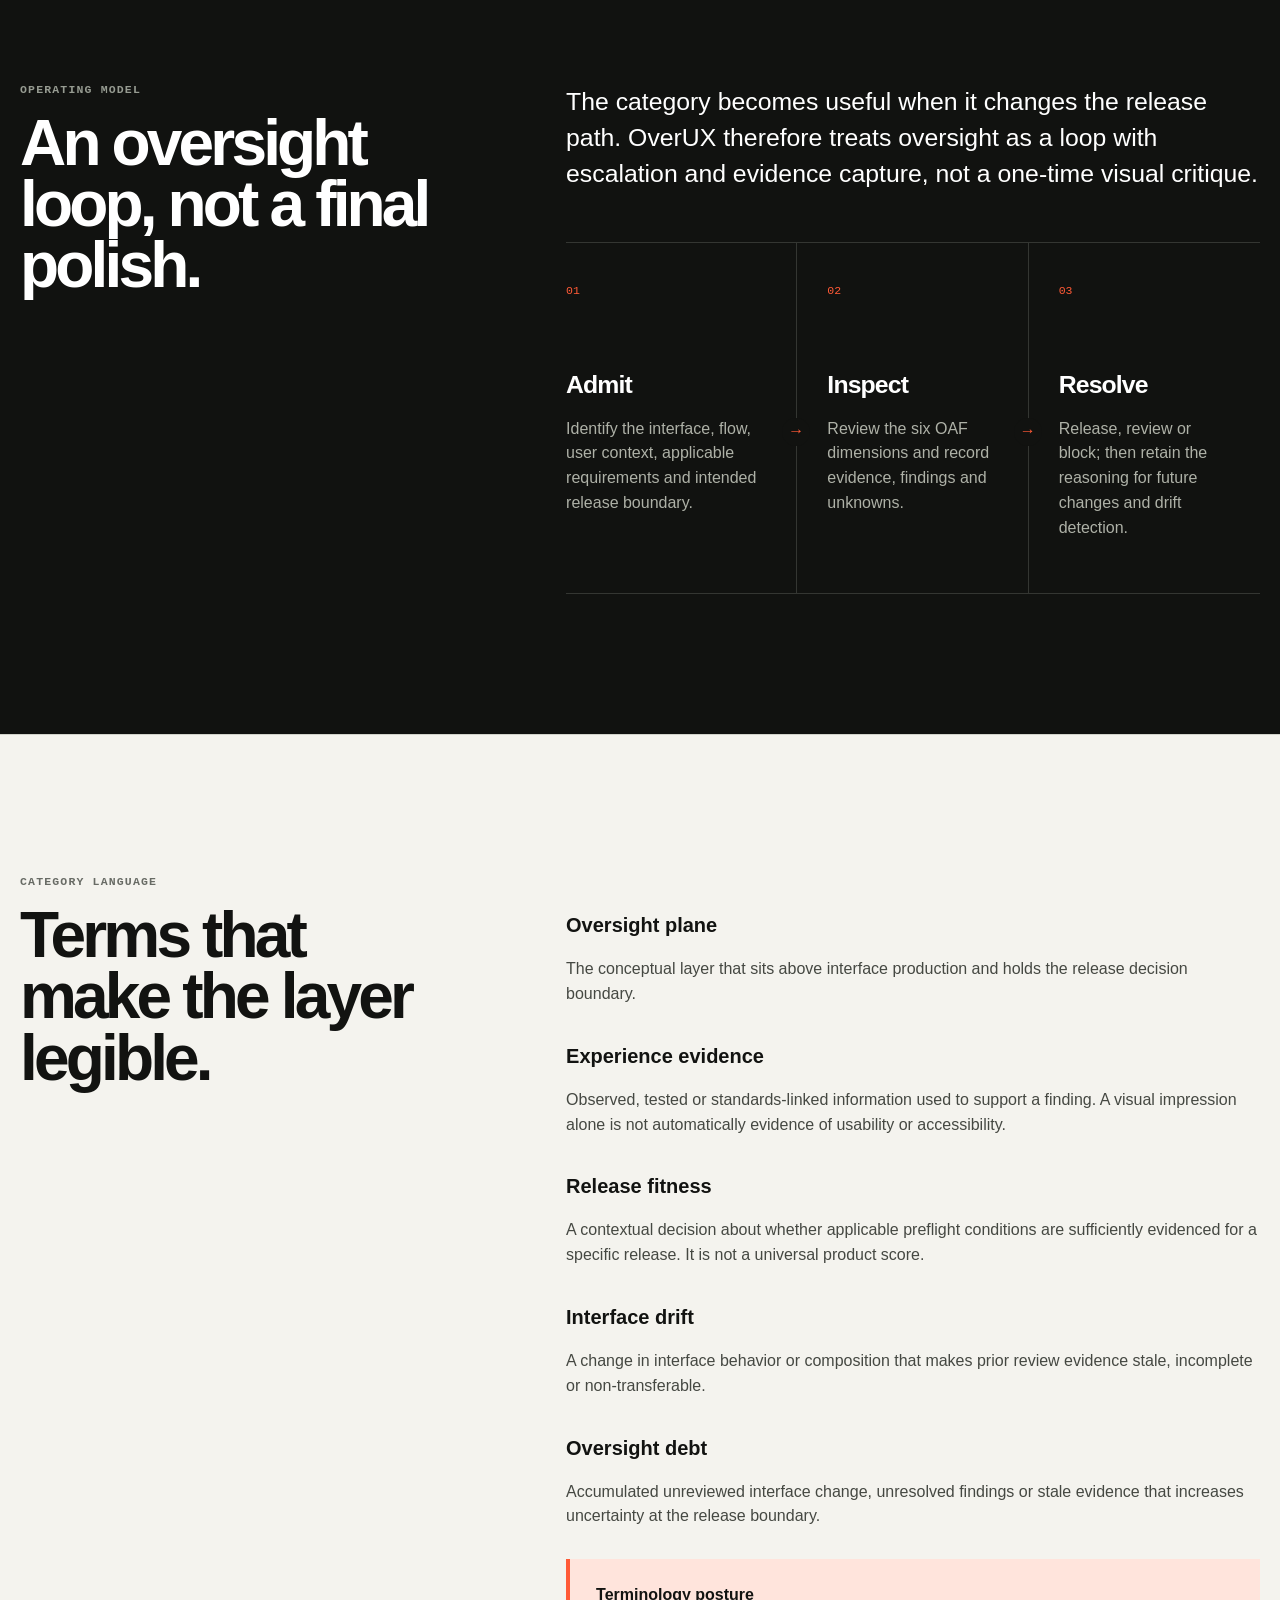
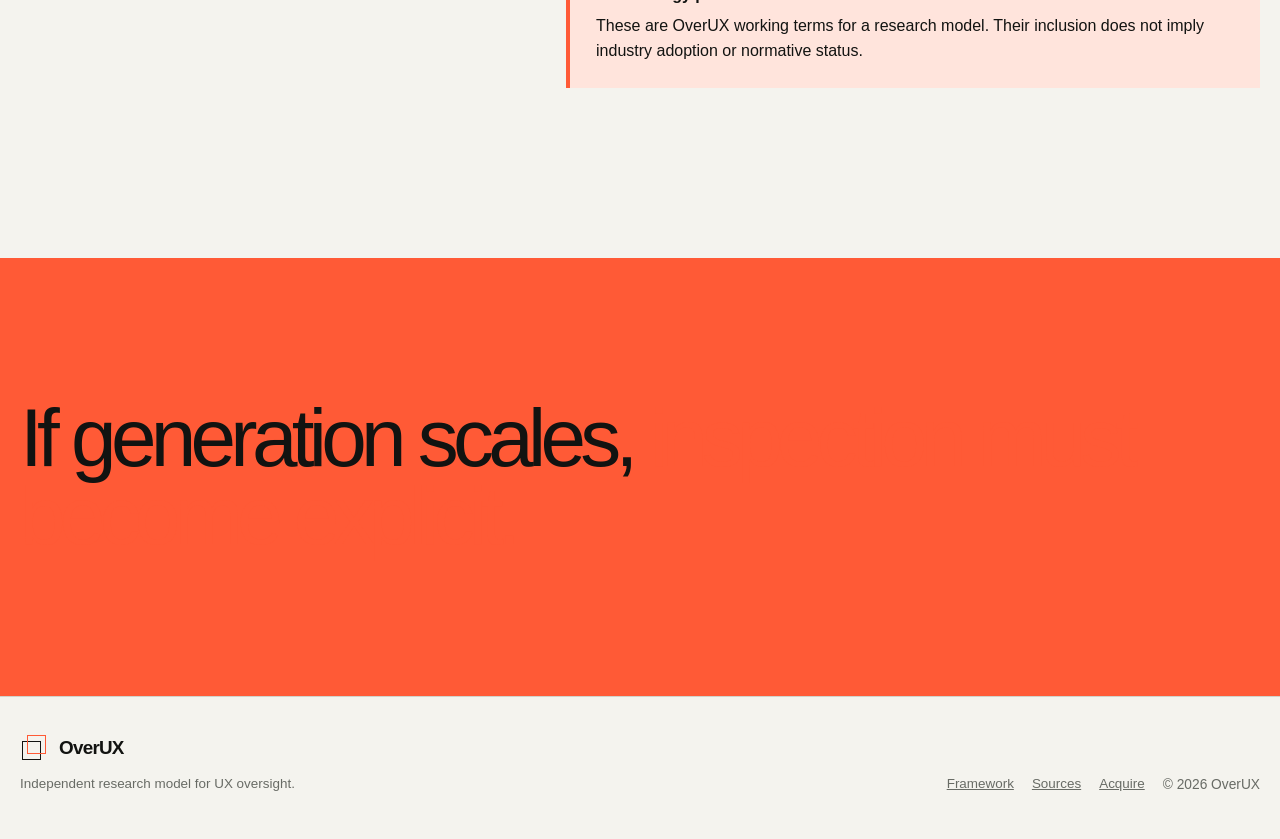
<file: oversight/index.html>
<!doctype html>
<html lang="en"><head>
<meta charset="utf-8"><meta name="viewport" content="width=device-width, initial-scale=1">
<title>UX Oversight — OverUX</title><meta name="description" content="A working definition and operating boundary for UX Oversight: structured pre-release inspection of interface behavior, evidence and uncertainty.">
<link rel="canonical" href="https://overux.com/oversight/"><meta property="og:title" content="UX Oversight — OverUX"><meta property="og:description" content="A working definition for the decision layer above interface production."><meta property="og:image" content="https://overux.com/assets/og.png"><meta name="twitter:card" content="summary_large_image"><link rel="icon" href="/assets/favicon.svg" type="image/svg+xml"><link rel="stylesheet" href="/assets/styles.css">
<script type="application/ld+json">{"@context":"https://schema.org","@type":"Article","headline":"UX Oversight","description":"Working definition and operating boundary for UX Oversight.","publisher":{"@type":"Organization","name":"OverUX"},"mainEntityOfPage":"https://overux.com/oversight/"}</script>
</head><body>
<a class="skip-link" href="#main">Skip to content</a><header class="site-header"><nav class="nav" aria-label="Primary"><a class="brand" href="/"><span class="brand-mark"></span><span>OverUX</span></a><button class="nav-toggle" type="button" aria-expanded="false" aria-controls="nav-links">Menu</button><div class="nav-links" id="nav-links"><a href="/oversight/">Oversight</a><a href="/framework/">Framework</a><a href="/sources/">Sources</a><a class="nav-cta" href="/acquire/">Acquire</a></div></nav></header>
<main id="main">
<section class="page-hero"><div class="wrap"><h1>UX Oversight</h1><p>A working category definition for the layer that inspects interface behavior, evidence and release risk before experience reaches users.</p><div class="meta-line"><span>Version 0.1</span><span>30 August 2026</span><span>Status: Research model</span></div></div></section>
<section class="section"><div class="wrap"><p class="definition"><strong>UX Oversight</strong> is the structured pre-release inspection of an interface or interaction flow against explicit experience requirements, evidence and unresolved uncertainty, for the purpose of supporting a release decision.</p><div class="section-grid" style="margin-top:70px"><div><div class="section-kicker">Boundary</div><h2>Above production. Not above evidence.</h2></div><div class="boundary-grid"><div class="boundary-col"><h3>OverUX includes</h3><ul><li>Pre-release inspection</li><li>Explicit review dimensions</li><li>Evidence and source traceability</li><li>Visible uncertainty</li><li>Human escalation where needed</li><li>Release-state reasoning</li></ul></div><div class="boundary-col"><h3>OverUX does not claim</h3><ul><li>Automatic proof of good UX</li><li>Replacement of user research</li><li>WCAG certification</li><li>ISO conformity assessment</li><li>Universal scoring validity</li><li>Standards-body authority</li></ul></div></div></div></div></section>
<section class="section dark"><div class="wrap"><div class="section-grid"><div><div class="section-kicker">Operating model</div><h2>An oversight loop, not a final polish.</h2></div><div><p class="section-intro">The category becomes useful when it changes the release path. OverUX therefore treats oversight as a loop with escalation and evidence capture, not a one-time visual critique.</p><div class="pipeline"><div class="pipeline-step"><div class="index">01</div><h3>Admit</h3><p>Identify the interface, flow, user context, applicable requirements and intended release boundary.</p></div><div class="pipeline-step"><div class="index">02</div><h3>Inspect</h3><p>Review the six OAF dimensions and record evidence, findings and unknowns.</p></div><div class="pipeline-step"><div class="index">03</div><h3>Resolve</h3><p>Release, review or block; then retain the reasoning for future changes and drift detection.</p></div></div></div></div></div></section>
<section class="section"><div class="wrap"><div class="section-grid"><div><div class="section-kicker">Category language</div><h2>Terms that make the layer legible.</h2></div><div class="prose"><h3>Oversight plane</h3><p>The conceptual layer that sits above interface production and holds the release decision boundary.</p><h3>Experience evidence</h3><p>Observed, tested or standards-linked information used to support a finding. A visual impression alone is not automatically evidence of usability or accessibility.</p><h3>Release fitness</h3><p>A contextual decision about whether applicable preflight conditions are sufficiently evidenced for a specific release. It is not a universal product score.</p><h3>Interface drift</h3><p>A change in interface behavior or composition that makes prior review evidence stale, incomplete or non-transferable.</p><h3>Oversight debt</h3><p>Accumulated unreviewed interface change, unresolved findings or stale evidence that increases uncertainty at the release boundary.</p><div class="callout"><strong>Terminology posture</strong>These are OverUX working terms for a research model. Their inclusion does not imply industry adoption or normative status.</div></div></div></div></section>
<section class="section signal-band"><div class="wrap"><p class="statement">If generation scales, <em>inspection must become explicit.</em></p></div></section>
</main><footer class="site-footer"><div class="wrap footer-grid"><div><a class="brand" href="/"><span class="brand-mark"></span><span>OverUX</span></a><p>Independent research model for UX oversight.</p></div><div class="footer-links"><a href="/framework/">Framework</a><a href="/sources/">Sources</a><a href="/acquire/">Acquire</a><span class="small">© <span data-year></span> OverUX</span></div></div></footer><script src="/assets/app.js" defer></script></body></html>
</file>
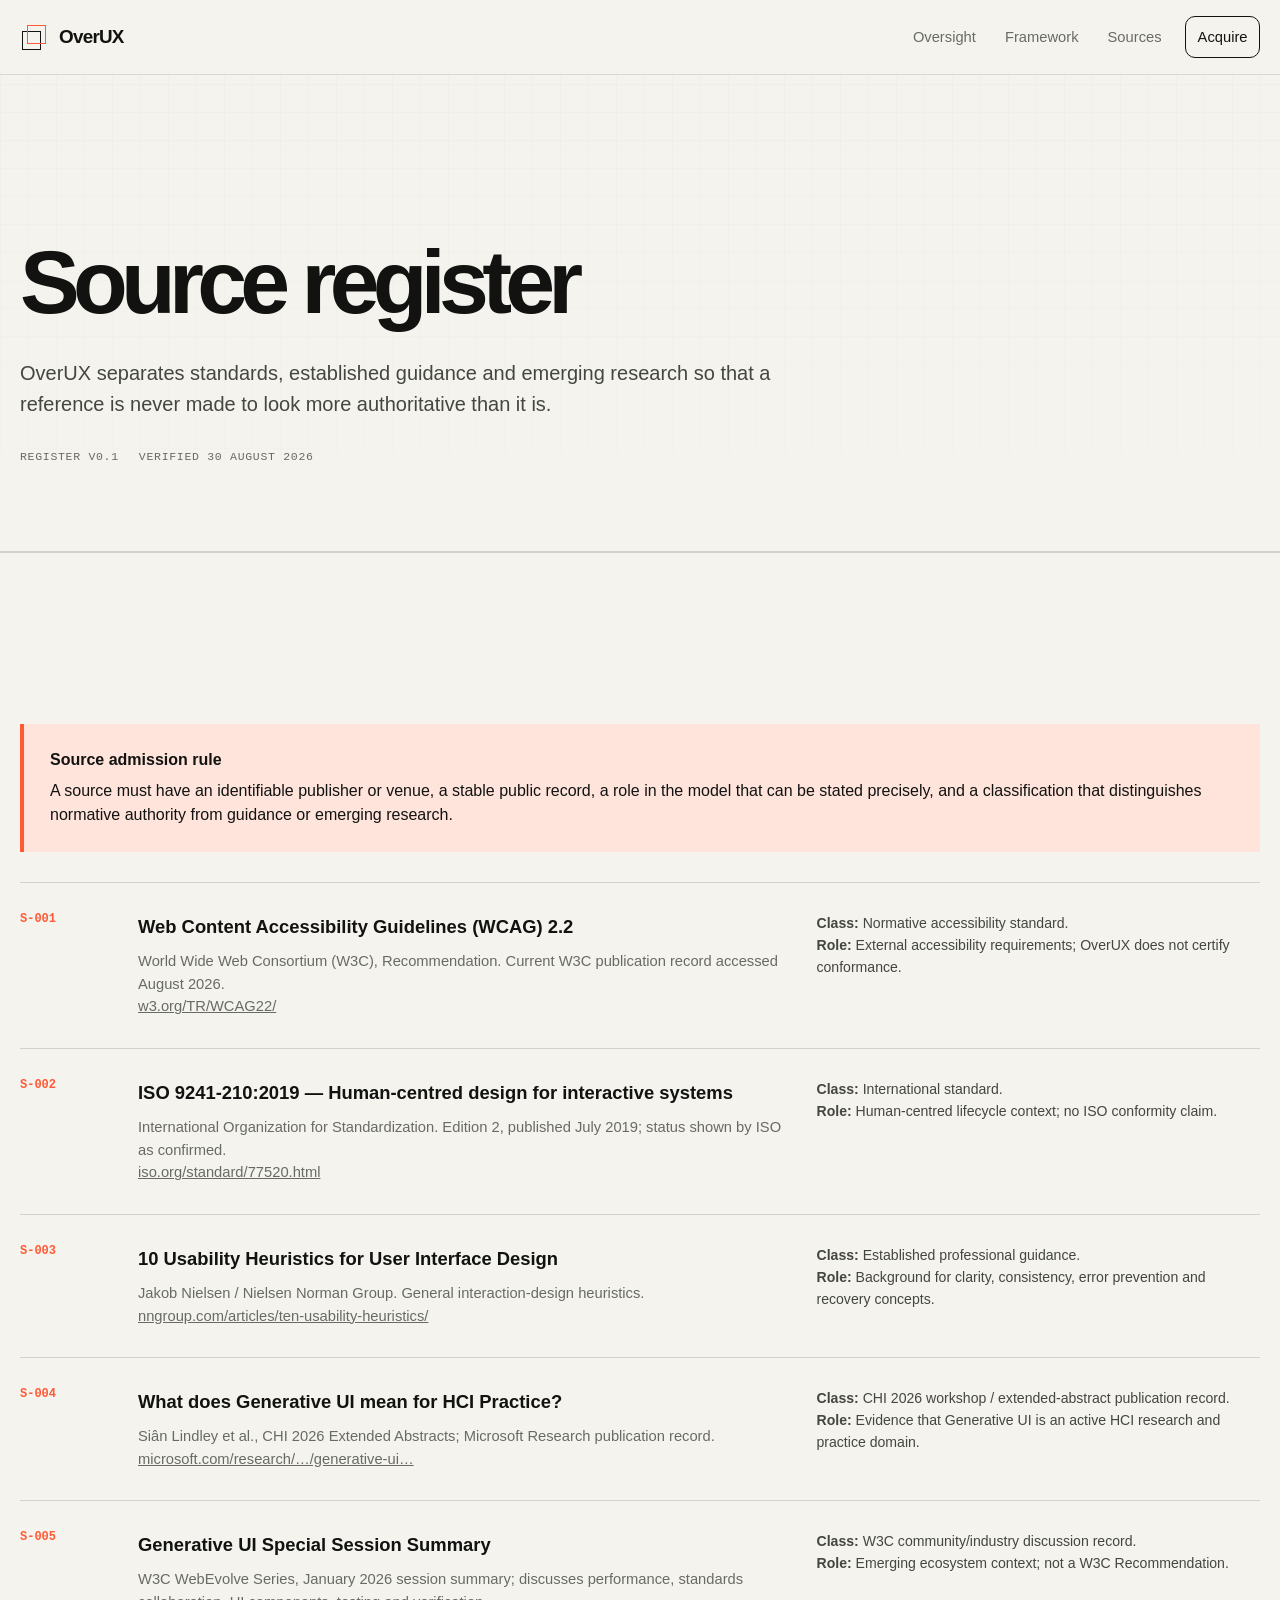
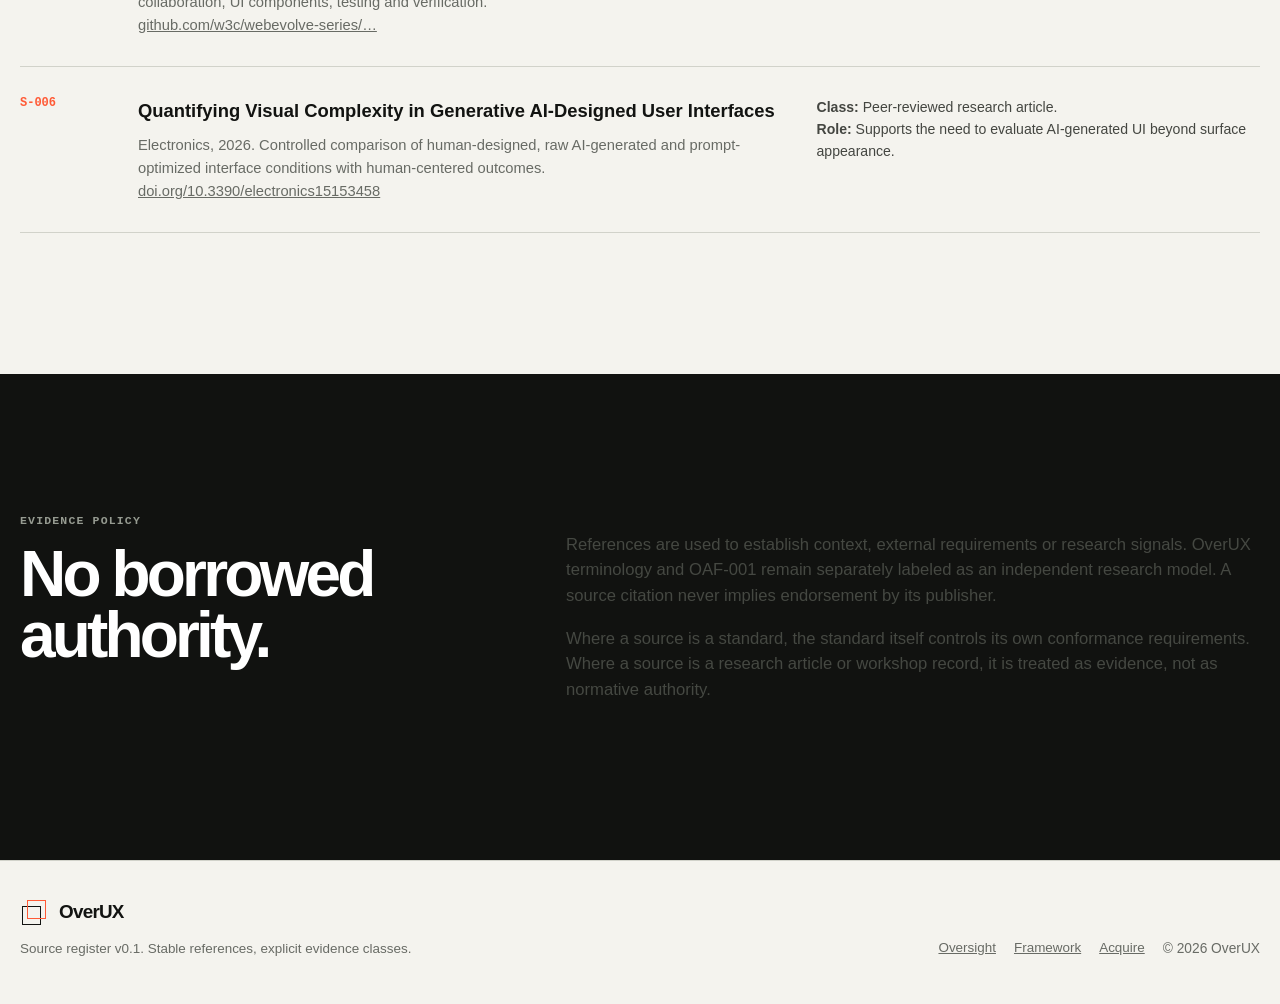
<file: sources/index.html>
<!doctype html>
<html lang="en"><head>
<meta charset="utf-8"><meta name="viewport" content="width=device-width, initial-scale=1">
<title>Source Register — OverUX</title><meta name="description" content="The OverUX source register separates normative standards, established usability guidance and emerging generative-UI research.">
<link rel="canonical" href="https://overux.com/sources/"><meta property="og:title" content="Source Register — OverUX"><meta property="og:description" content="Trace the evidence classes used by the OverUX research model."><meta property="og:image" content="https://overux.com/assets/og.png"><meta name="twitter:card" content="summary_large_image"><link rel="icon" href="/assets/favicon.svg" type="image/svg+xml"><link rel="stylesheet" href="/assets/styles.css">
</head><body>
<a class="skip-link" href="#main">Skip to content</a><header class="site-header"><nav class="nav" aria-label="Primary"><a class="brand" href="/"><span class="brand-mark"></span><span>OverUX</span></a><button class="nav-toggle" type="button" aria-expanded="false" aria-controls="nav-links">Menu</button><div class="nav-links" id="nav-links"><a href="/oversight/">Oversight</a><a href="/framework/">Framework</a><a href="/sources/">Sources</a><a class="nav-cta" href="/acquire/">Acquire</a></div></nav></header>
<main id="main"><section class="page-hero"><div class="wrap"><h1>Source register</h1><p>OverUX separates standards, established guidance and emerging research so that a reference is never made to look more authoritative than it is.</p><div class="meta-line"><span>Register v0.1</span><span>Verified 30 August 2026</span></div></div></section>
<section class="section"><div class="wrap"><div class="callout"><strong>Source admission rule</strong>A source must have an identifiable publisher or venue, a stable public record, a role in the model that can be stated precisely, and a classification that distinguishes normative authority from guidance or emerging research.</div><div class="source-list">
<div class="source-item"><div class="sid">S-001</div><div><h3>Web Content Accessibility Guidelines (WCAG) 2.2</h3><p>World Wide Web Consortium (W3C), Recommendation. Current W3C publication record accessed August 2026.</p><p><a href="https://www.w3.org/TR/WCAG22/">w3.org/TR/WCAG22/</a></p></div><div class="source-role"><strong>Class:</strong> Normative accessibility standard.<br><strong>Role:</strong> External accessibility requirements; OverUX does not certify conformance.</div></div>
<div class="source-item"><div class="sid">S-002</div><div><h3>ISO 9241-210:2019 — Human-centred design for interactive systems</h3><p>International Organization for Standardization. Edition 2, published July 2019; status shown by ISO as confirmed.</p><p><a href="https://www.iso.org/standard/77520.html">iso.org/standard/77520.html</a></p></div><div class="source-role"><strong>Class:</strong> International standard.<br><strong>Role:</strong> Human-centred lifecycle context; no ISO conformity claim.</div></div>
<div class="source-item"><div class="sid">S-003</div><div><h3>10 Usability Heuristics for User Interface Design</h3><p>Jakob Nielsen / Nielsen Norman Group. General interaction-design heuristics.</p><p><a href="https://www.nngroup.com/articles/ten-usability-heuristics/">nngroup.com/articles/ten-usability-heuristics/</a></p></div><div class="source-role"><strong>Class:</strong> Established professional guidance.<br><strong>Role:</strong> Background for clarity, consistency, error prevention and recovery concepts.</div></div>
<div class="source-item"><div class="sid">S-004</div><div><h3>What does Generative UI mean for HCI Practice?</h3><p>Siân Lindley et al., CHI 2026 Extended Abstracts; Microsoft Research publication record.</p><p><a href="https://www.microsoft.com/en-us/research/publication/what-does-generative-ui-mean-for-hci-practice/">microsoft.com/research/…/generative-ui…</a></p></div><div class="source-role"><strong>Class:</strong> CHI 2026 workshop / extended-abstract publication record.<br><strong>Role:</strong> Evidence that Generative UI is an active HCI research and practice domain.</div></div>
<div class="source-item"><div class="sid">S-005</div><div><h3>Generative UI Special Session Summary</h3><p>W3C WebEvolve Series, January 2026 session summary; discusses performance, standards collaboration, UI components, testing and verification.</p><p><a href="https://github.com/w3c/webevolve-series/blob/main/2026/01-generative-ui/report-en.md">github.com/w3c/webevolve-series/…</a></p></div><div class="source-role"><strong>Class:</strong> W3C community/industry discussion record.<br><strong>Role:</strong> Emerging ecosystem context; not a W3C Recommendation.</div></div>
<div class="source-item"><div class="sid">S-006</div><div><h3>Quantifying Visual Complexity in Generative AI-Designed User Interfaces</h3><p>Electronics, 2026. Controlled comparison of human-designed, raw AI-generated and prompt-optimized interface conditions with human-centered outcomes.</p><p><a href="https://doi.org/10.3390/electronics15153458">doi.org/10.3390/electronics15153458</a></p></div><div class="source-role"><strong>Class:</strong> Peer-reviewed research article.<br><strong>Role:</strong> Supports the need to evaluate AI-generated UI beyond surface appearance.</div></div>
</div></div></section>
<section class="section dark"><div class="wrap"><div class="section-grid"><div><div class="section-kicker">Evidence policy</div><h2>No borrowed authority.</h2></div><div class="prose section-copy"><p>References are used to establish context, external requirements or research signals. OverUX terminology and OAF-001 remain separately labeled as an independent research model. A source citation never implies endorsement by its publisher.</p><p>Where a source is a standard, the standard itself controls its own conformance requirements. Where a source is a research article or workshop record, it is treated as evidence, not as normative authority.</p></div></div></div></section>
</main><footer class="site-footer"><div class="wrap footer-grid"><div><a class="brand" href="/"><span class="brand-mark"></span><span>OverUX</span></a><p>Source register v0.1. Stable references, explicit evidence classes.</p></div><div class="footer-links"><a href="/oversight/">Oversight</a><a href="/framework/">Framework</a><a href="/acquire/">Acquire</a><span class="small">© <span data-year></span> OverUX</span></div></div></footer><script src="/assets/app.js" defer></script></body></html>
</file>
<file: assets/styles.css>
:root {
  --paper: #f4f3ee;
  --paper-2: #ebeae4;
  --ink: #121311;
  --muted: #686b65;
  --line: #d1d2ca;
  --signal: #ff5a36;
  --signal-soft: #ffe4dc;
  --release: #16794a;
  --review: #a66300;
  --block: #b52a25;
  --dark: #111210;
  --dark-2: #1a1c19;
  --white: #ffffff;
  --max: 1240px;
  --radius: 22px;
  --shadow: 0 18px 60px rgba(18, 19, 17, .08);
}

* { box-sizing: border-box; }
html { scroll-behavior: smooth; }
body {
  margin: 0;
  background: var(--paper);
  color: var(--ink);
  font-family: Inter, ui-sans-serif, -apple-system, BlinkMacSystemFont, "Segoe UI", sans-serif;
  font-size: 16px;
  line-height: 1.55;
  -webkit-font-smoothing: antialiased;
}
body::before {
  content: "";
  position: fixed;
  inset: 0;
  pointer-events: none;
  background-image: linear-gradient(rgba(18,19,17,.025) 1px, transparent 1px), linear-gradient(90deg, rgba(18,19,17,.025) 1px, transparent 1px);
  background-size: 28px 28px;
  mask-image: linear-gradient(to bottom, black, transparent 68%);
  z-index: -1;
}
a { color: inherit; }
img, svg { max-width: 100%; }
button, input { font: inherit; }
::selection { background: var(--signal); color: var(--ink); }

.skip-link {
  position: fixed;
  top: 10px;
  left: 10px;
  z-index: 1000;
  transform: translateY(-160%);
  background: var(--ink);
  color: white;
  padding: .7rem 1rem;
  border-radius: 8px;
}
.skip-link:focus { transform: none; }

.site-header {
  position: sticky;
  top: 0;
  z-index: 30;
  border-bottom: 1px solid rgba(18,19,17,.12);
  background: rgba(244,243,238,.9);
  backdrop-filter: blur(18px);
}
.nav {
  width: min(calc(100% - 40px), var(--max));
  margin: 0 auto;
  min-height: 74px;
  display: flex;
  align-items: center;
  justify-content: space-between;
  gap: 24px;
}
.brand {
  display: inline-flex;
  align-items: center;
  gap: 11px;
  text-decoration: none;
  font-weight: 770;
  letter-spacing: -.04em;
  font-size: 1.18rem;
}
.brand-mark {
  width: 28px;
  height: 28px;
  position: relative;
  display: inline-block;
}
.brand-mark::before,
.brand-mark::after {
  content: "";
  position: absolute;
  width: 17px;
  height: 17px;
  border: 1.7px solid currentColor;
}
.brand-mark::before { left: 2px; top: 8px; }
.brand-mark::after { right: 2px; top: 2px; border-color: var(--signal); }
.nav-links { display: flex; align-items: center; gap: 6px; }
.nav-links a {
  text-decoration: none;
  color: var(--muted);
  padding: .55rem .72rem;
  border-radius: 10px;
  font-size: .92rem;
}
.nav-links a:hover,
.nav-links a[aria-current="page"] { color: var(--ink); background: rgba(18,19,17,.055); }
.nav-cta {
  border: 1px solid var(--ink);
  color: var(--ink) !important;
  margin-left: 6px;
}
.nav-toggle { display: none; border: 0; background: transparent; padding: .5rem; cursor: pointer; }

.wrap { width: min(calc(100% - 40px), var(--max)); margin: 0 auto; }
.hero {
  min-height: calc(100vh - 74px);
  display: grid;
  grid-template-columns: minmax(0, .96fr) minmax(500px, 1.04fr);
  gap: clamp(36px, 6vw, 86px);
  align-items: center;
  padding: clamp(70px, 10vh, 120px) 0;
}
.hero-copy { max-width: 650px; }
.hero h1,
.page-hero h1 {
  margin: 0;
  font-size: clamp(3.6rem, 7.2vw, 7.5rem);
  line-height: .92;
  letter-spacing: -.075em;
  font-weight: 780;
}
.hero h1 .overline { display: block; color: var(--signal); }
.hero-lead {
  margin: 32px 0 0;
  max-width: 620px;
  font-size: clamp(1.12rem, 1.7vw, 1.35rem);
  color: #373934;
  line-height: 1.55;
}
.hero-actions { display: flex; flex-wrap: wrap; gap: 12px; margin-top: 34px; }
.button {
  display: inline-flex;
  align-items: center;
  justify-content: center;
  gap: 8px;
  min-height: 48px;
  padding: .72rem 1.05rem;
  border: 1px solid var(--ink);
  text-decoration: none;
  font-weight: 670;
  border-radius: 12px;
  transition: transform .18s ease, background .18s ease, color .18s ease;
}
.button:hover { transform: translateY(-2px); }
.button.primary { background: var(--ink); color: white; }
.button.signal { background: var(--signal); border-color: var(--signal); color: var(--ink); }
.button.ghost { background: transparent; }
.hero-note { margin-top: 23px; color: var(--muted); font-size: .82rem; max-width: 540px; }

.oversight-stage {
  position: relative;
  min-height: 590px;
  border: 1px solid var(--ink);
  background: #dedfd8;
  overflow: hidden;
  box-shadow: var(--shadow);
}
.stage-topbar {
  height: 42px;
  background: var(--ink);
  color: white;
  display: flex;
  align-items: center;
  justify-content: space-between;
  padding: 0 14px;
  font-family: ui-monospace, SFMono-Regular, Menlo, monospace;
  font-size: .72rem;
  letter-spacing: .05em;
  text-transform: uppercase;
}
.stage-topbar strong { color: var(--signal); font-weight: 650; }
.specimen {
  position: absolute;
  inset: 88px 55px 58px;
  background: #fcfcf9;
  border: 1px solid #babcb4;
  box-shadow: 0 18px 30px rgba(18,19,17,.08);
  padding: 28px;
}
.specimen-nav { display: flex; align-items: center; justify-content: space-between; border-bottom: 1px solid #e5e5df; padding-bottom: 20px; }
.specimen-logo { font-size: .72rem; font-weight: 800; letter-spacing: .12em; text-transform: uppercase; }
.specimen-dots { display: flex; gap: 10px; }
.specimen-dots span { width: 34px; height: 7px; background: #d7d8d1; border-radius: 99px; }
.specimen-title { font-size: 1.68rem; line-height: 1.1; letter-spacing: -.04em; margin: 30px 0 8px; }
.specimen-sub { color: #777a73; font-size: .8rem; margin: 0 0 24px; }
.specimen-field { margin: 14px 0; }
.specimen-label { height: 6px; width: 72px; background: #bfc1bb; margin-bottom: 8px; }
.specimen-input { height: 42px; border: 1px solid #cfd0ca; background: white; }
.specimen-actions { display: grid; grid-template-columns: 1fr 1fr; gap: 10px; margin-top: 24px; }
.specimen-btn { height: 44px; border: 1px solid #c1c3bc; background: #f0f0eb; }
.specimen-btn.primary { background: #161714; }
.scan-plane {
  position: absolute;
  left: 0;
  right: 0;
  height: 122px;
  top: 105px;
  background: linear-gradient(to bottom, rgba(255,90,54,.03), rgba(255,90,54,.21), rgba(255,90,54,.03));
  border-top: 1px solid rgba(255,90,54,.78);
  border-bottom: 1px solid rgba(255,90,54,.78);
  box-shadow: 0 0 38px rgba(255,90,54,.14);
  animation: scan 6.5s ease-in-out infinite alternate;
  pointer-events: none;
}
.scan-plane::after {
  content: "OVERSIGHT PLANE";
  position: absolute;
  top: -21px;
  right: 12px;
  font: 660 .67rem/1 ui-monospace, SFMono-Regular, Menlo, monospace;
  letter-spacing: .08em;
  color: var(--signal);
}
@keyframes scan { from { transform: translateY(0); } to { transform: translateY(330px); } }
.finding {
  position: absolute;
  z-index: 4;
  display: flex;
  align-items: center;
  gap: 8px;
  font: 650 .7rem/1 ui-monospace, SFMono-Regular, Menlo, monospace;
  letter-spacing: .03em;
  text-transform: uppercase;
  color: var(--ink);
}
.finding::before { content: ""; width: 10px; height: 10px; border: 2px solid var(--signal); background: var(--paper); }
.finding.one { top: 160px; left: 18px; }
.finding.two { top: 325px; right: 14px; }
.finding.three { bottom: 38px; left: 28px; }
.stage-legend {
  position: absolute;
  right: 18px;
  bottom: 16px;
  font: .65rem/1.3 ui-monospace, SFMono-Regular, Menlo, monospace;
  color: #5e615a;
  text-align: right;
}

.section { padding: clamp(84px, 11vw, 150px) 0; border-top: 1px solid var(--line); }
.section.dark { background: var(--dark); color: white; border-top: 0; }
.section.signal-band { background: var(--signal); border-top: 0; }
.section-grid { display: grid; grid-template-columns: .78fr 1.22fr; gap: clamp(50px, 8vw, 120px); }
.section-kicker { font: 680 .72rem/1.1 ui-monospace, SFMono-Regular, Menlo, monospace; letter-spacing: .1em; text-transform: uppercase; color: var(--muted); }
.dark .section-kicker { color: #969b91; }
.section h2 { margin: 16px 0 0; font-size: clamp(2.7rem, 5vw, 5.3rem); line-height: .96; letter-spacing: -.06em; }
.section-intro { font-size: clamp(1.2rem, 2vw, 1.55rem); line-height: 1.45; max-width: 740px; margin: 0 0 50px; }
.section-copy { font-size: 1.04rem; color: #41433e; max-width: 760px; }
.dark .section-copy { color: #c9cbc3; }

.problem-pair { display: grid; grid-template-columns: 1fr 1fr; gap: 1px; background: var(--line); border: 1px solid var(--line); }
.problem-panel { background: var(--paper); padding: clamp(28px, 4vw, 54px); min-height: 330px; }
.problem-panel:last-child { background: var(--ink); color: white; }
.problem-panel .big-number { font-size: clamp(4rem, 8vw, 8rem); letter-spacing: -.08em; line-height: .8; color: var(--signal); }
.problem-panel h3 { margin: 34px 0 12px; font-size: 1.5rem; letter-spacing: -.035em; }
.problem-panel p { color: var(--muted); max-width: 420px; }
.problem-panel:last-child p { color: #b8bbb2; }

.pipeline { display: grid; grid-template-columns: repeat(3, 1fr); border-top: 1px solid #343632; border-bottom: 1px solid #343632; }
.pipeline-step { position: relative; padding: 42px 30px 52px 0; min-height: 230px; border-right: 1px solid #343632; }
.pipeline-step + .pipeline-step { padding-left: 30px; }
.pipeline-step:last-child { border-right: 0; }
.pipeline-step .index { font: .72rem/1 ui-monospace, SFMono-Regular, Menlo, monospace; color: var(--signal); }
.pipeline-step h3 { margin: 70px 0 12px; font-size: 1.55rem; letter-spacing: -.035em; }
.pipeline-step p { color: #aeb1a7; margin: 0; max-width: 320px; }
.pipeline-step:not(:last-child)::after { content: "→"; position: absolute; right: -14px; top: 50%; z-index: 3; width: 28px; height: 28px; border-radius: 50%; display: grid; place-items: center; background: var(--dark); color: var(--signal); }

.dimension-list { border-top: 1px solid var(--line); }
.dimension-row { display: grid; grid-template-columns: 90px minmax(180px,.6fr) 1.4fr; gap: 24px; padding: 26px 0; border-bottom: 1px solid var(--line); align-items: baseline; }
.dimension-code { font: 700 .78rem/1 ui-monospace, SFMono-Regular, Menlo, monospace; color: var(--signal); }
.dimension-row h3 { margin: 0; font-size: 1.35rem; letter-spacing: -.035em; }
.dimension-row p { margin: 0; color: var(--muted); }

.decision-rail { display: grid; grid-template-columns: repeat(4, 1fr); margin-top: 46px; border: 1px solid #373a35; }
.decision { min-height: 260px; padding: 26px; border-right: 1px solid #373a35; }
.decision:last-child { border-right: 0; }
.decision b { font: 700 .72rem/1 ui-monospace, SFMono-Regular, Menlo, monospace; text-transform: uppercase; letter-spacing: .08em; }
.decision h3 { margin: 84px 0 10px; font-size: 1.35rem; }
.decision p { margin: 0; color: #aeb1a7; font-size: .92rem; }
.decision.na b { color: #91958b; }
.decision.review b { color: #f5ae3d; }
.decision.block b { color: #ff766c; }
.decision.release b { color: #6ee7a9; }

.source-strip { display: grid; grid-template-columns: repeat(4, 1fr); border-top: 1px solid var(--line); border-left: 1px solid var(--line); margin-top: 44px; }
.source-cell { min-height: 230px; padding: 24px; border-right: 1px solid var(--line); border-bottom: 1px solid var(--line); }
.source-id { font: 700 .7rem/1 ui-monospace, SFMono-Regular, Menlo, monospace; color: var(--signal); }
.source-cell h3 { font-size: 1.05rem; line-height: 1.25; margin: 64px 0 10px; }
.source-cell p { color: var(--muted); font-size: .86rem; }

.statement { font-size: clamp(3rem, 6.4vw, 7rem); line-height: .95; letter-spacing: -.07em; max-width: 1150px; margin: 0; }
.statement em { color: var(--signal); font-style: normal; }

.page-hero { padding: clamp(95px, 13vw, 170px) 0 86px; border-bottom: 1px solid var(--line); }
.page-hero h1 { max-width: 1040px; font-size: clamp(3.2rem, 7vw, 7.1rem); }
.page-hero p { max-width: 780px; font-size: 1.25rem; color: #444641; margin: 34px 0 0; }
.meta-line { display: flex; flex-wrap: wrap; gap: 8px 20px; margin-top: 28px; color: var(--muted); font: .72rem/1.5 ui-monospace, SFMono-Regular, Menlo, monospace; text-transform: uppercase; letter-spacing: .06em; }
.definition { font-size: clamp(1.7rem, 3vw, 3rem); line-height: 1.24; letter-spacing: -.04em; max-width: 980px; border-left: 5px solid var(--signal); padding-left: 28px; }
.prose { max-width: 820px; }
.prose h2 { font-size: 2rem; letter-spacing: -.04em; margin: 62px 0 16px; }
.prose h3 { font-size: 1.25rem; margin: 34px 0 10px; }
.prose p, .prose li { color: #454842; }
.prose ul { padding-left: 1.2rem; }
.boundary-grid { display: grid; grid-template-columns: 1fr 1fr; border: 1px solid var(--line); }
.boundary-col { padding: 30px; }
.boundary-col + .boundary-col { border-left: 1px solid var(--line); }
.boundary-col h3 { margin: 0 0 24px; font-size: 1rem; text-transform: uppercase; letter-spacing: .08em; font-family: ui-monospace, SFMono-Regular, Menlo, monospace; }
.boundary-col ul { list-style: none; margin: 0; padding: 0; }
.boundary-col li { padding: 12px 0; border-top: 1px solid var(--line); color: #444641; }
.boundary-col li::before { content: "— "; color: var(--signal); }

.framework-table { width: 100%; border-collapse: collapse; margin-top: 34px; }
.framework-table th, .framework-table td { border-bottom: 1px solid var(--line); padding: 19px 12px; text-align: left; vertical-align: top; }
.framework-table th { font: 700 .7rem/1.2 ui-monospace, SFMono-Regular, Menlo, monospace; text-transform: uppercase; letter-spacing: .06em; color: var(--muted); }
.framework-table td:first-child { font-family: ui-monospace, SFMono-Regular, Menlo, monospace; color: var(--signal); font-weight: 700; width: 84px; }
.framework-table td:nth-child(2) { font-weight: 700; width: 180px; }

.source-list { border-top: 1px solid var(--line); }
.source-item { display: grid; grid-template-columns: 90px 1.1fr .75fr; gap: 28px; padding: 30px 0; border-bottom: 1px solid var(--line); }
.source-item .sid { font: 700 .75rem/1 ui-monospace, SFMono-Regular, Menlo, monospace; color: var(--signal); }
.source-item h3 { margin: 0 0 8px; font-size: 1.15rem; }
.source-item p { margin: 0; color: var(--muted); font-size: .92rem; }
.source-item a { word-break: break-word; }
.source-role { font-size: .88rem; color: #444641; }

.acquire-grid { display: grid; grid-template-columns: 1fr 1fr; gap: 70px; align-items: start; }
.asset-stack { border-top: 1px solid var(--line); }
.asset-row { display: flex; justify-content: space-between; gap: 20px; padding: 18px 0; border-bottom: 1px solid var(--line); }
.asset-row span:first-child { font-weight: 700; }
.asset-row span:last-child { color: var(--muted); text-align: right; }
.contact-panel { background: var(--ink); color: white; padding: 38px; }
.contact-panel h2 { margin-top: 0; font-size: 2rem; letter-spacing: -.04em; }
.contact-panel p { color: #b9bcb3; }
.contact-panel .button { border-color: var(--signal); color: var(--ink); background: var(--signal); margin-top: 12px; }

.site-footer { border-top: 1px solid var(--line); padding: 36px 0 44px; }
.footer-grid { display: flex; align-items: flex-end; justify-content: space-between; gap: 30px; }
.footer-grid p { color: var(--muted); font-size: .84rem; margin: 5px 0 0; max-width: 640px; }
.footer-links { display: flex; gap: 18px; flex-wrap: wrap; justify-content: flex-end; }
.footer-links a { font-size: .84rem; color: var(--muted); }

.callout { padding: 24px 26px; background: var(--signal-soft); border-left: 4px solid var(--signal); margin: 30px 0; }
.callout strong { display: block; margin-bottom: 6px; }
.small { font-size: .86rem; color: var(--muted); }

:focus-visible { outline: 3px solid var(--signal); outline-offset: 3px; }

@media (max-width: 980px) {
  .hero { grid-template-columns: 1fr; min-height: auto; }
  .hero-copy { max-width: 850px; }
  .oversight-stage { min-height: 560px; }
  .section-grid, .acquire-grid { grid-template-columns: 1fr; }
  .problem-pair { grid-template-columns: 1fr; }
  .pipeline { grid-template-columns: 1fr; }
  .pipeline-step, .pipeline-step + .pipeline-step { padding: 28px 0; min-height: 170px; border-right: 0; border-bottom: 1px solid #343632; }
  .pipeline-step:last-child { border-bottom: 0; }
  .pipeline-step h3 { margin-top: 38px; }
  .pipeline-step::after { display: none !important; }
  .decision-rail { grid-template-columns: 1fr 1fr; }
  .decision:nth-child(2) { border-right: 0; }
  .decision:nth-child(-n+2) { border-bottom: 1px solid #373a35; }
  .source-strip { grid-template-columns: 1fr 1fr; }
  .source-item { grid-template-columns: 70px 1fr; }
  .source-role { grid-column: 2; }
}

@media (max-width: 720px) {
  .wrap, .nav { width: min(calc(100% - 28px), var(--max)); }
  .nav { min-height: 66px; }
  .nav-toggle { display: block; }
  .nav-links {
    position: absolute;
    left: 14px;
    right: 14px;
    top: 66px;
    padding: 12px;
    background: var(--paper);
    border: 1px solid var(--line);
    box-shadow: var(--shadow);
    display: none;
    flex-direction: column;
    align-items: stretch;
  }
  .nav-links.open { display: flex; }
  .nav-links a { padding: .8rem; }
  .nav-cta { margin-left: 0; }
  .hero { padding: 64px 0 76px; }
  .hero h1 { font-size: clamp(3.35rem, 17vw, 5.5rem); }
  .hero-lead { font-size: 1.08rem; }
  .oversight-stage { min-height: 475px; }
  .specimen { inset: 78px 24px 48px; padding: 20px; }
  .specimen-title { font-size: 1.35rem; }
  .finding { font-size: .58rem; }
  .finding.one { left: 6px; }
  .finding.two { right: 4px; }
  .finding.three { left: 10px; }
  .section { padding: 78px 0; }
  .section h2 { font-size: 2.65rem; }
  .dimension-row { grid-template-columns: 55px 1fr; gap: 10px 16px; }
  .dimension-row p { grid-column: 2; }
  .decision-rail, .source-strip { grid-template-columns: 1fr; }
  .decision { min-height: 210px; border-right: 0; border-bottom: 1px solid #373a35; }
  .decision:last-child { border-bottom: 0; }
  .decision h3 { margin-top: 56px; }
  .boundary-grid { grid-template-columns: 1fr; }
  .boundary-col + .boundary-col { border-left: 0; border-top: 1px solid var(--line); }
  .source-item { grid-template-columns: 1fr; gap: 10px; }
  .source-role { grid-column: 1; }
  .framework-table { display: block; overflow-x: auto; }
  .footer-grid { align-items: flex-start; flex-direction: column; }
  .footer-links { justify-content: flex-start; }
}

@media (prefers-reduced-motion: reduce) {
  html { scroll-behavior: auto; }
  *, *::before, *::after { animation-duration: .01ms !important; animation-iteration-count: 1 !important; transition-duration: .01ms !important; }
  .scan-plane { top: 300px; }
}
</file>
